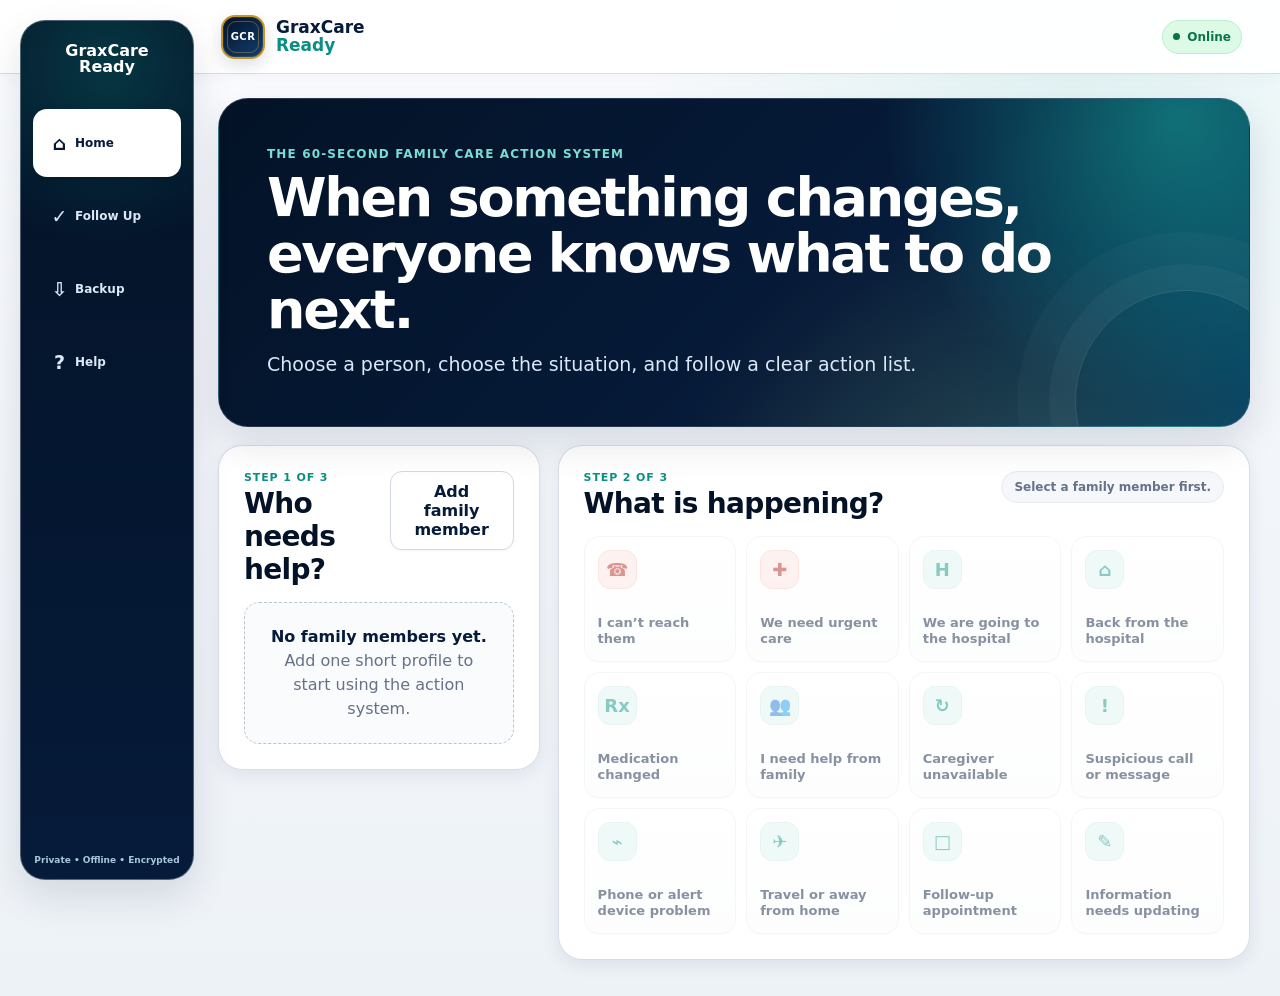
<file: index.html>
<!doctype html>
<html lang="en">
<head>
  <meta charset="utf-8">
  <meta name="viewport" content="width=device-width, initial-scale=1, viewport-fit=cover">
  <meta name="theme-color" content="#061a38">
  <meta name="description" content="GraxCare Ready — The 60-Second Family Care Action System.">
  <title>GraxCare Ready</title>
  <link rel="manifest" href="manifest.webmanifest?v=4">
  <link rel="stylesheet" href="styles.css?v=4">
  <link rel="stylesheet" href="visual-final.css?v=4">
</head>
<body>
  <a class="skip-link" href="#main">Skip to main content</a>

  <header class="app-header">
    <button class="brand" type="button" data-route="home" aria-label="Go to home">
      <span class="brand-placeholder" aria-hidden="true">GCR</span>
      <span class="brand-copy"><strong>GraxCare</strong><span>Ready</span></span>
    </button>
    <div class="header-actions">
      <span id="connectionStatus" class="status-pill" role="status">Online</span>
      <button id="installButton" class="button button-secondary button-small" type="button" hidden>Add to Home</button>
    </div>
  </header>

  <main id="main" class="app-shell" tabindex="-1">
    <section id="homeView" class="view" data-view="home">
      <div class="hero-card">
        <p class="eyebrow">The 60-Second Family Care Action System</p>
        <h1>When something changes, everyone knows what to do next.</h1>
        <p>Choose a person, choose the situation, and follow a clear action list.</p>
      </div>

      <section class="panel" aria-labelledby="whoTitle">
        <div class="section-heading">
          <div>
            <p class="step-label">Step 1 of 3</p>
            <h2 id="whoTitle">Who needs help?</h2>
          </div>
          <button id="addProfileButton" class="button button-secondary" type="button">Add family member</button>
        </div>
        <div id="profilesList" class="profiles-grid" aria-live="polite"></div>
      </section>

      <section class="panel" aria-labelledby="situationTitle">
        <div class="section-heading">
          <div>
            <p class="step-label">Step 2 of 3</p>
            <h2 id="situationTitle">What is happening?</h2>
          </div>
          <p id="selectionHint" class="selection-hint">Select a family member first.</p>
        </div>
        <div id="situationsGrid" class="situations-grid"></div>
      </section>
    </section>

    <section id="actionView" class="view" data-view="action" hidden>
      <button class="text-button back-button" type="button" data-route="home">← Back</button>
      <div id="actionContent"></div>
    </section>

    <section id="followupView" class="view" data-view="followup" hidden>
      <div class="page-heading">
        <div>
          <p class="eyebrow">Follow Up</p>
          <h1>Keep the next steps organized.</h1>
        </div>
        <button id="addFollowupButton" class="button button-primary" type="button">Add follow-up</button>
      </div>
      <div id="followupList" class="stack-list"></div>
    </section>

    <section id="backupView" class="view" data-view="backup" hidden>
      <div class="page-heading">
        <div>
          <p class="eyebrow">Private by design</p>
          <h1>Backup and restore</h1>
          <p>Your information stays on this device unless you export an encrypted backup.</p>
        </div>
      </div>
      <div class="two-column">
        <article class="panel action-panel">
          <h2>Export encrypted backup</h2>
          <p>Create a password-protected file that can be moved to another device.</p>
          <button id="exportBackupButton" class="button button-primary" type="button">Export backup</button>
        </article>
        <article class="panel action-panel">
          <h2>Restore backup</h2>
          <p>Replace the information on this device with a valid GraxCare Ready backup.</p>
          <label class="button button-secondary file-button" for="restoreFileInput">Choose backup file</label>
          <input id="restoreFileInput" class="visually-hidden" type="file" accept=".graxcare,.json,application/json">
        </article>
      </div>
      <article class="panel danger-panel">
        <h2>Reset this device</h2>
        <p>This removes profiles, action progress, and follow-up items from this browser.</p>
        <button id="resetDataButton" class="button button-danger" type="button">Delete all local data</button>
      </article>
    </section>

    <section id="helpView" class="view" data-view="help" hidden>
      <div class="page-heading">
        <div>
          <p class="eyebrow">Simple. Private. Prepared.</p>
          <h1>How GraxCare Ready works</h1>
        </div>
      </div>
      <div class="help-grid">
        <article class="panel"><span class="number-badge">1</span><h2>Prepare</h2><p>Add only the information your family may need quickly.</p></article>
        <article class="panel"><span class="number-badge">2</span><h2>Act</h2><p>Select a situation and complete the short action list.</p></article>
        <article class="panel"><span class="number-badge">3</span><h2>Follow Up</h2><p>Track appointments, medication changes, questions, and assigned tasks.</p></article>
      </div>
      <article class="panel legal-note">
        <h2>Important</h2>
        <p>GraxCare Ready organizes information and next steps. It does not provide medical advice and does not replace emergency services. In the United States, call 911 when someone may be in immediate danger.</p>
      </article>
    </section>
  </main>

  <nav class="bottom-nav" aria-label="Primary navigation">
    <button type="button" data-route="home" class="nav-button active"><span aria-hidden="true">⌂</span>Home</button>
    <button type="button" data-route="followup" class="nav-button"><span aria-hidden="true">✓</span>Follow Up</button>
    <button type="button" data-route="backup" class="nav-button"><span aria-hidden="true">⇩</span>Backup</button>
    <button type="button" data-route="help" class="nav-button"><span aria-hidden="true">?</span>Help</button>
  </nav>

  <div id="modalRoot" class="modal-root" hidden></div>
  <div id="toast" class="toast" role="status" aria-live="polite" hidden></div>

  <script src="update-shell.js?v=4" defer></script>
  <script src="app.js?v=4" defer></script>
</body>
</html>
</file>
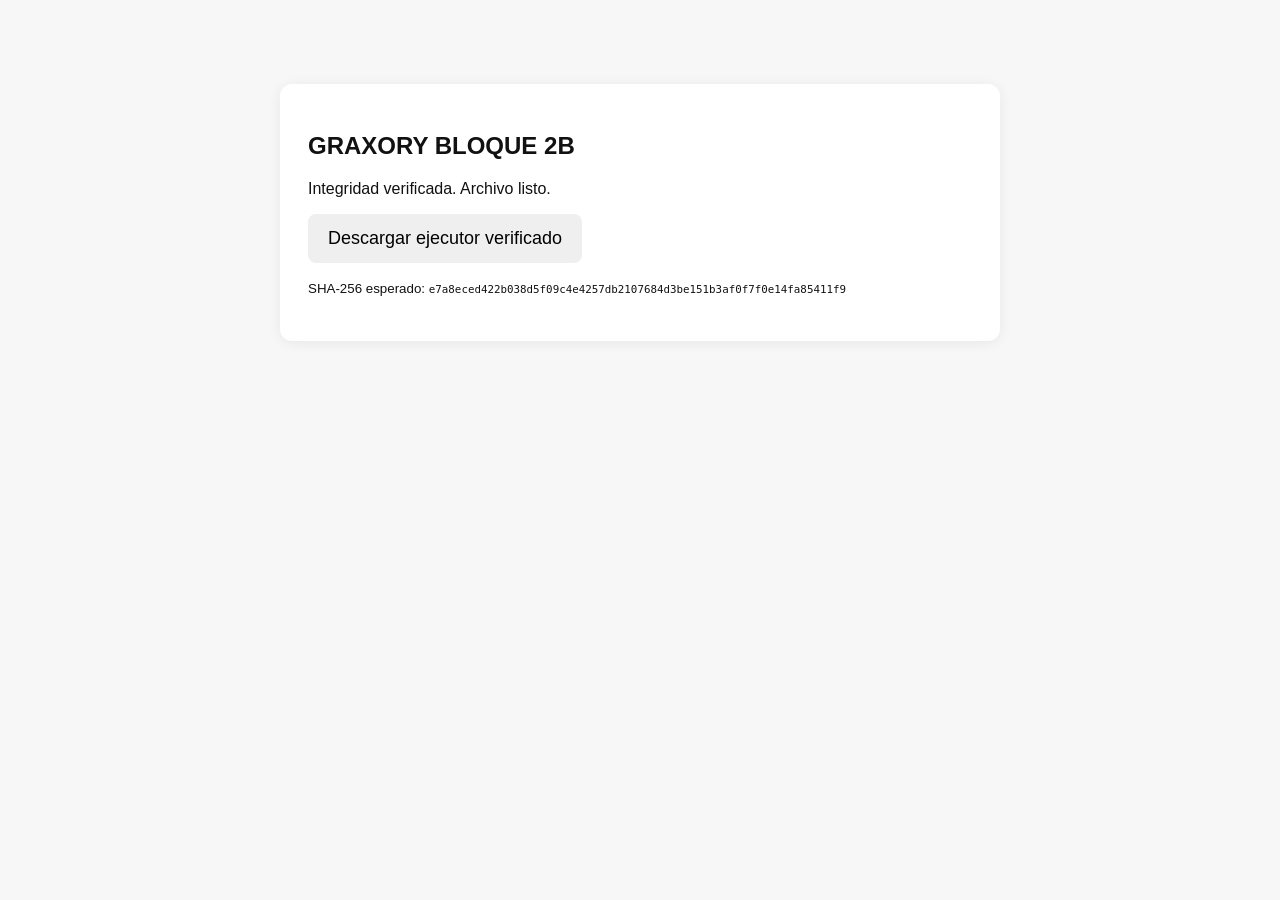
<file: delivery-74932dd10b859e4a/index.html>
<!doctype html>
<html lang="es"><head><meta charset="utf-8"><meta name="viewport" content="width=device-width,initial-scale=1">
<title>GRAXORY BLOQUE 2B</title>
<style>body{font-family:Arial,sans-serif;max-width:720px;margin:60px auto;padding:24px;background:#f7f7f7;color:#111}.box{background:white;padding:28px;border-radius:12px;box-shadow:0 2px 14px #0001}button{font-size:18px;padding:14px 20px;border:0;border-radius:8px;cursor:pointer}button:disabled{opacity:.5;cursor:not-allowed}code{word-break:break-all}</style></head>
<body><div class="box"><h2>GRAXORY BLOQUE 2B</h2>
<p id="status">Verificando integridad del ejecutor...</p>
<button id="download" disabled>Descargar ejecutor verificado</button>
<p><small>SHA-256 esperado: <code>e7a8eced422b038d5f09c4e4257db2107684d3be151b3af0f7f0e14fa85411f9</code></small></p>
</div>
<script>
(async()=>{
 const status=document.getElementById('status'),btn=document.getElementById('download');
 try{
  let b64='';
  for(let i=1;i<=8;i++){const r=await fetch('part'+i+'.txt',{cache:'no-store'});if(!r.ok)throw new Error('parte '+i);b64+=(await r.text()).trim();}
  const s=atob(b64), bytes=new Uint8Array(s.length); for(let i=0;i<s.length;i++)bytes[i]=s.charCodeAt(i);
  const hash=[...new Uint8Array(await crypto.subtle.digest('SHA-256',bytes))].map(b=>b.toString(16).padStart(2,'0')).join('');
  if(hash!=='e7a8eced422b038d5f09c4e4257db2107684d3be151b3af0f7f0e14fa85411f9')throw new Error('hash '+hash);
  status.textContent='Integridad verificada. Archivo listo.';
  btn.disabled=false;
  btn.onclick=()=>{const u=URL.createObjectURL(new Blob([bytes],{type:'application/octet-stream'}));const a=document.createElement('a');a.href=u;a.download='GRAXORY_BLOQUE2B_PROMOVER_VERSION_EXISTENTE.cmd';document.body.appendChild(a);a.click();a.remove();setTimeout(()=>URL.revokeObjectURL(u),5000);};
 }catch(e){status.textContent='VERIFICACION NO PASS. No descargues nada. '+e.message;}
})();
</script></body></html>
</file>
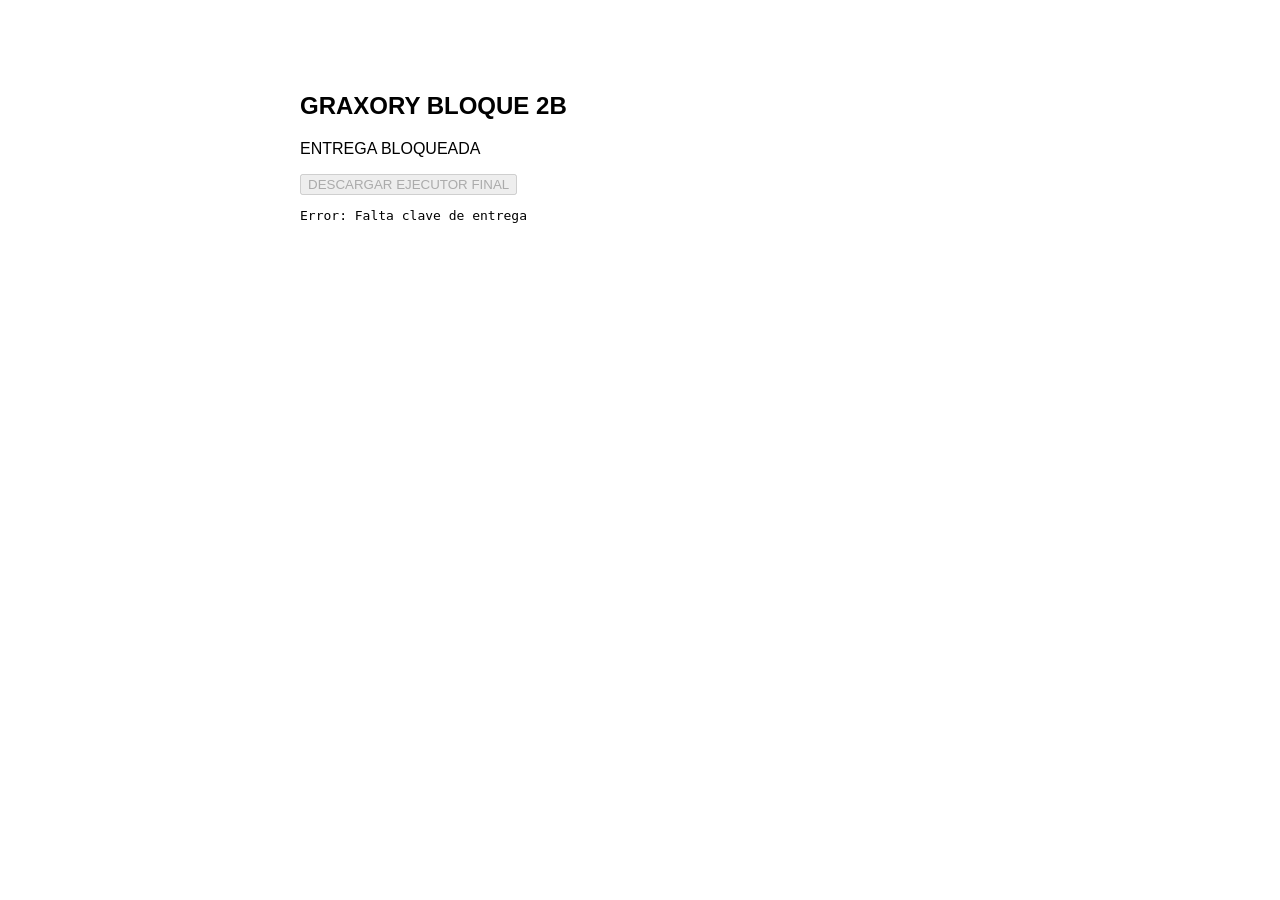
<file: delivery-b2b-secure/index.html>
<!doctype html><html lang="es"><meta charset="utf-8"><meta name="viewport" content="width=device-width,initial-scale=1"><title>GRAXORY Bloque 2B</title><body><main style="font-family:Arial,sans-serif;max-width:680px;margin:48px auto;padding:24px"><h2>GRAXORY BLOQUE 2B</h2><p id="s">Verificando archivo...</p><button id="b" disabled>DESCARGAR EJECUTOR FINAL</button><pre id="h" style="white-space:pre-wrap"></pre></main><script>
const C='[base64][... ELLIPSIZATION ...][base64]...';
const u=s=>{s=s.replace(/-/g,'+').replace(/_/g,'/');while(s.length%4)s+='=';return Uint8Array.from(atob(s),c=>c.charCodeAt(0))};
const hex=b=>[...new Uint8Array(b)].map(x=>x.toString(16).padStart(2,'0')).join('');
async function build(){try{let k=location.hash.slice(1);if(!k)throw Error('Falta clave de entrega');let key=await crypto.subtle.importKey('raw',u(k),'AES-GCM',false,['decrypt']);let pt=await crypto.subtle.decrypt({name:'AES-GCM',iv:u(N)},key,u(C));let got=hex(await crypto.subtle.digest('SHA-256',pt));if(got!==E)throw Error('Hash no coincide');let blob=new Blob([pt],{type:'application/octet-stream'});let url=URL.createObjectURL(blob);let b=document.getElementById('b');b.disabled=false;b.onclick=()=>{let a=document.createElement('a');a.href=url;a.download=F;document.body.appendChild(a);a.click();a.remove()};document.getElementById('s').textContent='Archivo verificado. Descarga iniciada.';document.getElementById('h').textContent='SHA-256: '+got;setTimeout(()=>b.click(),150);}catch(e){document.getElementById('s').textContent='ENTREGA BLOQUEADA';document.getElementById('h').textContent=String(e);}}build();
</script></body></html>
</file>
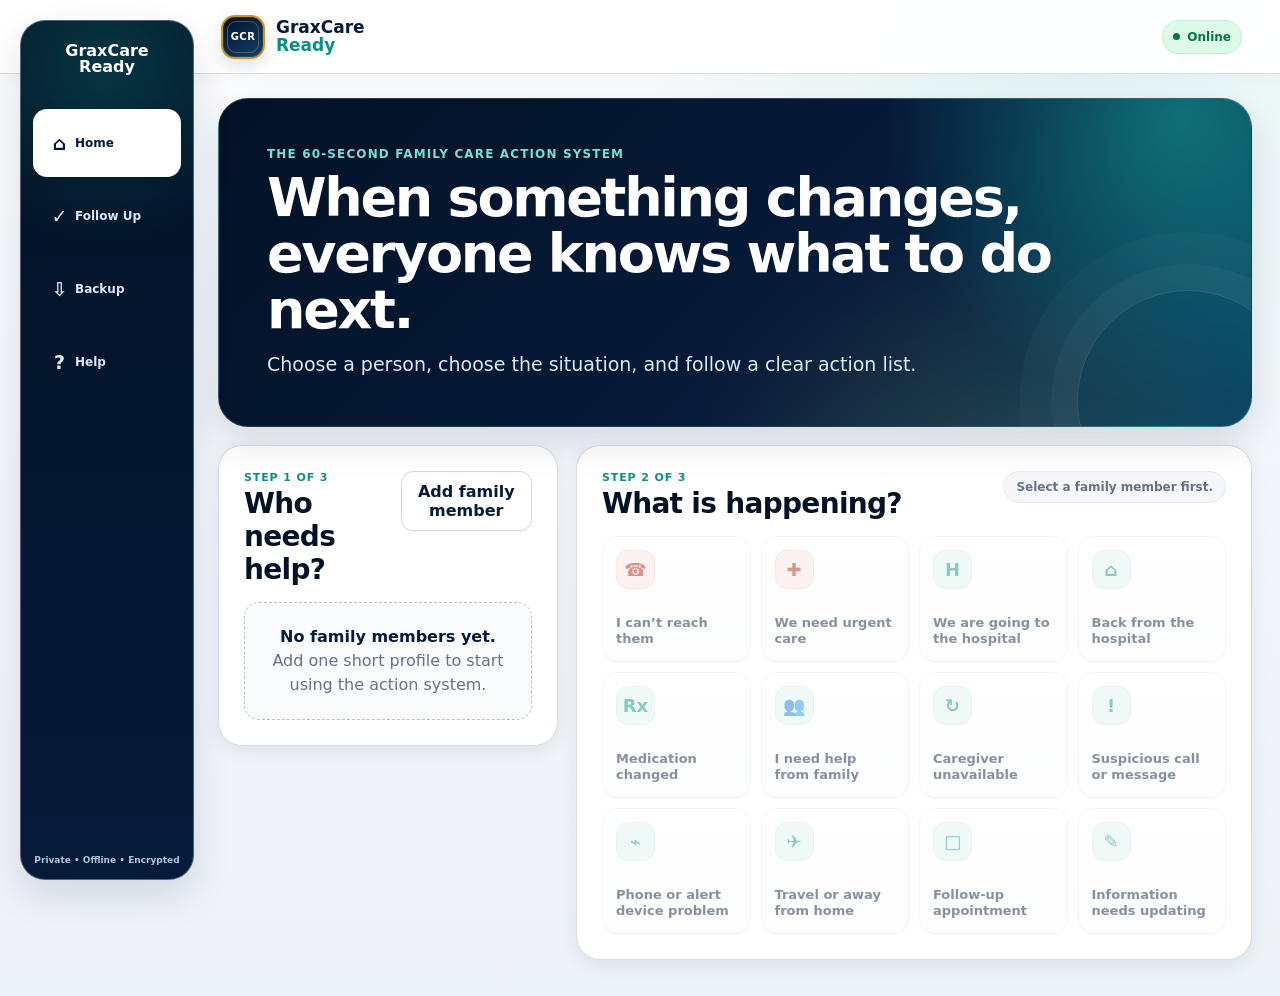
<file: v5/index.html>
<!doctype html>
<html lang="en">
<head>
  <meta charset="utf-8">
  <meta name="viewport" content="width=device-width, initial-scale=1, viewport-fit=cover">
  <meta name="theme-color" content="#061a38">
  <meta name="description" content="GraxCare Ready — The 60-Second Family Care Action System.">
  <title>GraxCare Ready</title>
  <link rel="manifest" href="./manifest.webmanifest?v=6">
  <link rel="stylesheet" href="../styles.css?v=6">
  <link rel="stylesheet" href="../visual-final.css?v=6">
  <link rel="stylesheet" href="./visual-v5.css?v=6">
  <script src="./update-shell.js?v=6" defer></script>
</head>
<body>
  <a class="skip-link" href="#main">Skip to main content</a>

  <header class="app-header">
    <button class="brand" type="button" data-route="home" aria-label="Go to home">
      <span class="brand-placeholder" aria-hidden="true">GCR</span>
      <span class="brand-copy"><strong>GraxCare</strong><span>Ready</span></span>
    </button>
    <div class="header-actions">
      <span id="connectionStatus" class="status-pill" role="status">Online</span>
      <button id="installButton" class="button button-secondary button-small" type="button" hidden>Add to Home</button>
    </div>
  </header>

  <main id="main" class="app-shell" tabindex="-1">
    <section id="homeView" class="view" data-view="home">
      <div class="hero-card">
        <p class="eyebrow">The 60-Second Family Care Action System</p>
        <h1>When something changes, everyone knows what to do next.</h1>
        <p>Choose a person, choose the situation, and follow a clear action list.</p>
      </div>

      <section class="panel" aria-labelledby="whoTitle">
        <div class="section-heading">
          <div>
            <p class="step-label">Step 1 of 3</p>
            <h2 id="whoTitle">Who needs help?</h2>
          </div>
          <button id="addProfileButton" class="button button-secondary" type="button">Add family member</button>
        </div>
        <div id="profilesList" class="profiles-grid" aria-live="polite"></div>
      </section>

      <section class="panel" aria-labelledby="situationTitle">
        <div class="section-heading">
          <div>
            <p class="step-label">Step 2 of 3</p>
            <h2 id="situationTitle">What is happening?</h2>
          </div>
          <p id="selectionHint" class="selection-hint">Select a family member first.</p>
        </div>
        <div id="situationsGrid" class="situations-grid"></div>
      </section>
    </section>

    <section id="actionView" class="view" data-view="action" hidden>
      <button class="text-button back-button" type="button" data-route="home">← Back</button>
      <div id="actionContent"></div>
    </section>

    <section id="followupView" class="view" data-view="followup" hidden>
      <div class="page-heading">
        <div>
          <p class="eyebrow">Follow Up</p>
          <h1>Keep the next steps organized.</h1>
        </div>
        <button id="addFollowupButton" class="button button-primary" type="button">Add follow-up</button>
      </div>
      <div id="followupList" class="stack-list"></div>
    </section>

    <section id="backupView" class="view" data-view="backup" hidden>
      <div class="page-heading">
        <div>
          <p class="eyebrow">Private by design</p>
          <h1>Backup and restore</h1>
          <p>Your information stays on this device unless you export an encrypted backup.</p>
        </div>
      </div>
      <div class="two-column">
        <article class="panel action-panel">
          <h2>Export encrypted backup</h2>
          <p>Create a password-protected file that can be moved to another device.</p>
          <button id="exportBackupButton" class="button button-primary" type="button">Export backup</button>
        </article>
        <article class="panel action-panel">
          <h2>Restore backup</h2>
          <p>Replace the information on this device with a valid GraxCare Ready backup.</p>
          <label class="button button-secondary file-button" for="restoreFileInput">Choose backup file</label>
          <input id="restoreFileInput" class="visually-hidden" type="file" accept=".graxcare,.json,application/json">
        </article>
      </div>
      <article class="panel danger-panel">
        <h2>Reset this device</h2>
        <p>This removes profiles, action progress, and follow-up items from this browser.</p>
        <button id="resetDataButton" class="button button-danger" type="button">Delete all local data</button>
      </article>
    </section>

    <section id="helpView" class="view" data-view="help" hidden>
      <div class="page-heading">
        <div>
          <p class="eyebrow">Simple. Private. Prepared.</p>
          <h1>How GraxCare Ready works</h1>
        </div>
      </div>
      <div class="help-grid">
        <article class="panel"><span class="number-badge">1</span><h2>Prepare</h2><p>Add only the information your family may need quickly.</p></article>
        <article class="panel"><span class="number-badge">2</span><h2>Act</h2><p>Select a situation and complete the short action list.</p></article>
        <article class="panel"><span class="number-badge">3</span><h2>Follow Up</h2><p>Track appointments, medication changes, questions, and assigned tasks.</p></article>
      </div>
      <article class="panel legal-note">
        <h2>Important</h2>
        <p>GraxCare Ready organizes information and next steps. It does not provide medical advice and does not replace emergency services. In the United States, call 911 when someone may be in immediate danger.</p>
      </article>
    </section>
  </main>

  <nav class="bottom-nav" aria-label="Primary navigation">
    <button type="button" data-route="home" class="nav-button active"><span aria-hidden="true">⌂</span>Home</button>
    <button type="button" data-route="followup" class="nav-button"><span aria-hidden="true">✓</span>Follow Up</button>
    <button type="button" data-route="backup" class="nav-button"><span aria-hidden="true">⇩</span>Backup</button>
    <button type="button" data-route="help" class="nav-button"><span aria-hidden="true">?</span>Help</button>
  </nav>

  <div id="modalRoot" class="modal-root" hidden></div>
  <div id="toast" class="toast" role="status" aria-live="polite" hidden></div>

  <script src="../app.js?v=6" defer></script>
</body>
</html>
</file>
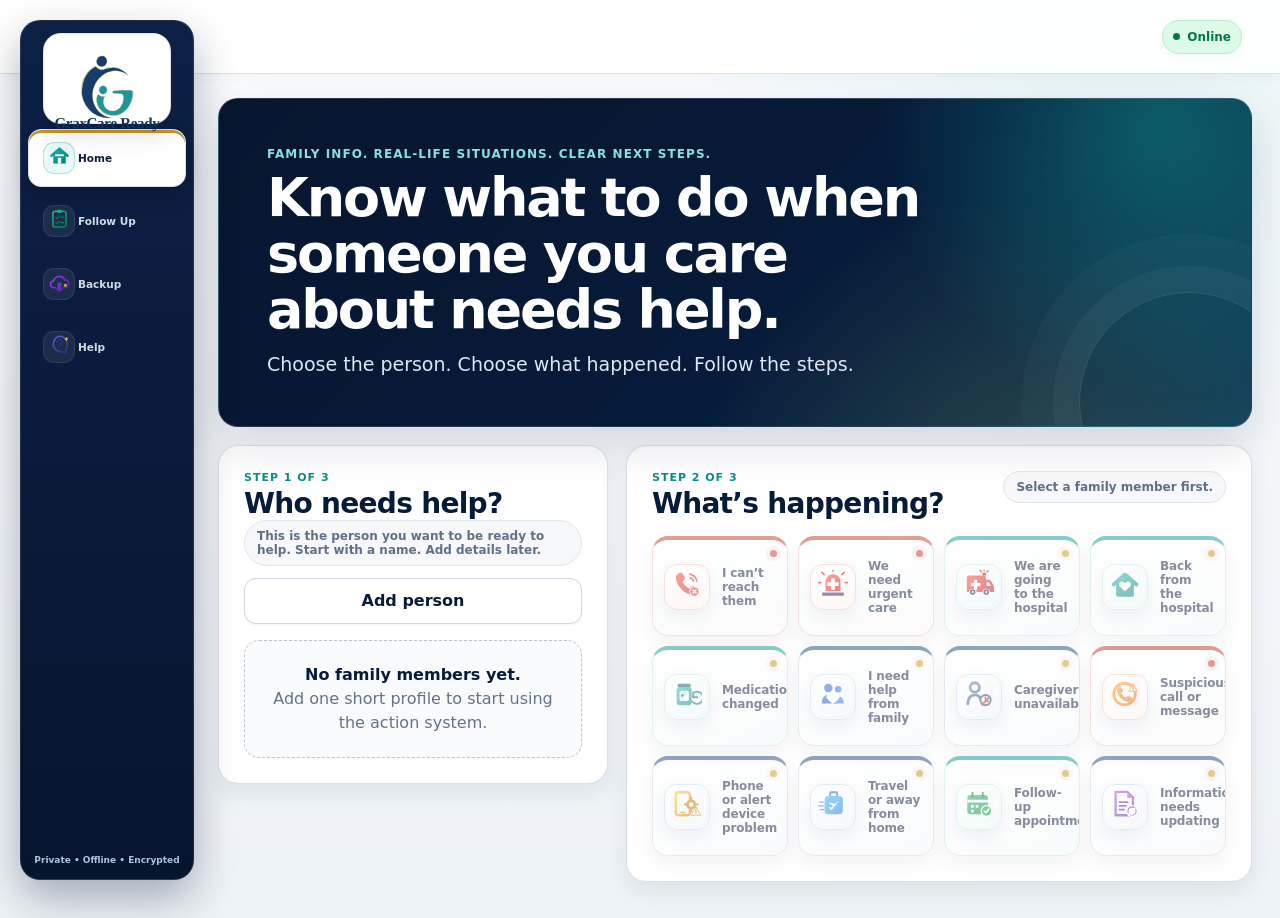
<file: v6/index.html>
<!doctype html>
<html lang="en" data-visual-build="conversion-clarity-20260817b">
<head>
  <meta charset="utf-8">
  <meta name="viewport" content="width=device-width, initial-scale=1, viewport-fit=cover">
  <meta name="theme-color" content="#061a38">
  <meta name="description" content="GraxCare Ready helps you know what to do next when someone you care about faces a health, medication, hospital, caregiver, or safety situation.">
  <title>GraxCare Ready</title>
  <script>if(navigator.maxTouchPoints>0&&Math.min(screen.width,screen.height)<=600)document.documentElement.classList.add('phone-ui');</script>
  <style>html,body{max-width:100%;overflow-x:hidden}*,*::before,*::after{box-sizing:border-box}#situationsGrid,.app-shell,.panel,.view{min-width:0;max-width:100%}</style>
  <link rel="manifest" href="./manifest-commercial.webmanifest?r=premium-restore-20260815d">
  <link rel="icon" href="./assets/graxcare-emblem-premium-clean.svg?v=premium-restore-20260815d" type="image/svg+xml">
  <link rel="apple-touch-icon" href="./assets/graxcare-icon-1024.png?v=premium-restore-20260815d">
  <link rel="stylesheet" href="../styles.css?r=compact-commercial-20260807m">
  <link rel="stylesheet" href="../visual-final.css?r=compact-commercial-20260807m">
  <link rel="stylesheet" href="./visual-v6.css?r=compact-commercial-20260807m">
  <link rel="stylesheet" href="./premium-icon-art.css?r=compact-commercial-20260807m">
  <link rel="stylesheet" href="./commercial-logo.css?r=premium-restore-20260815d">
  <link rel="stylesheet" href="./visual-sync.css?r=visual-sync-20260808a">
  <script src="./commercial-logo.js?r=premium-restore-20260815d" defer></script>
  <script src="./update-shell.js?r=visual-sync-20260808a" defer></script>
  <script src="./relationship-label.js?r=relationship-label-20260817b" defer></script>
</head>
<body>
  <a class="skip-link" href="#main">Skip to main content</a>
  <header class="app-header">
    <button class="brand" type="button" data-route="home" aria-label="Go to home"><span class="brand-placeholder" aria-hidden="true"></span><span class="brand-copy"><strong>GraxCare</strong><span>Ready</span></span></button>
    <div class="header-actions"><span id="connectionStatus" class="status-pill" role="status">Online</span><button id="installButton" class="button button-secondary button-small" type="button" hidden>Add to Home</button></div>
  </header>
  <main id="main" class="app-shell" tabindex="-1">
    <section id="homeView" class="view" data-view="home">
      <div class="hero-card"><p class="eyebrow">Family info. Real-life situations. Clear next steps.</p><h1>Know what to do when someone you care about needs help.</h1><p>Choose the person. Choose what happened. Follow the steps.</p></div>
      <section class="panel" aria-labelledby="whoTitle"><div class="section-heading"><div><p class="step-label">Step 1 of 3</p><h2 id="whoTitle">Who needs help?</h2><p class="selection-hint">This is the person you want to be ready to help. Start with a name. Add details later.</p></div><button id="addProfileButton" class="button button-secondary" type="button">Add person</button></div><div id="profilesList" class="profiles-grid" aria-live="polite"></div></section>
      <section class="panel" aria-labelledby="situationTitle"><div class="section-heading"><div><p class="step-label">Step 2 of 3</p><h2 id="situationTitle">What’s happening?</h2></div><p id="selectionHint" class="selection-hint">Select a person first.</p></div><div id="situationsGrid" class="situations-grid"></div></section>
    </section>
    <section id="actionView" class="view" data-view="action" hidden><button class="text-button back-button" type="button" data-route="home">← Back</button><div id="actionContent"></div></section>
    <section id="followupView" class="view" data-view="followup" hidden><div class="page-heading"><div><p class="eyebrow">Follow Up</p><h1>Keep the next steps organized.</h1></div><button id="addFollowupButton" class="button button-primary" type="button">Add follow-up</button></div><div id="followupList" class="stack-list"></div></section>
    <section id="backupView" class="view" data-view="backup" hidden><div class="page-heading"><div><p class="eyebrow">Private by design</p><h1>Backup and restore</h1><p>Your information stays on this device unless you export an encrypted backup.</p></div></div><div class="two-column"><article class="panel action-panel"><h2>Export encrypted backup</h2><p>Create a password-protected file that can be moved to another device.</p><button id="exportBackupButton" class="button button-primary" type="button">Export backup</button></article><article class="panel action-panel"><h2>Restore backup</h2><p>Replace the information on this device with a valid GraxCare Ready backup.</p><label class="button button-secondary file-button" for="restoreFileInput">Choose backup file</label><input id="restoreFileInput" class="visually-hidden" type="file" accept=".graxcare,.json,application/json"></article></div><article class="panel danger-panel"><h2>Reset this device</h2><p>This removes profiles, action progress, and follow-up items from this browser.</p><button id="resetDataButton" class="button button-danger" type="button">Delete all local data</button></article></section>
    <section id="helpView" class="view" data-view="help" hidden><div class="page-heading"><div><p class="eyebrow">Simple. Private. Prepared.</p><h1>How GraxCare Ready works</h1></div></div><div class="help-grid"><article class="panel"><span class="number-badge">1</span><h2>Prepare</h2><p>Add only the information you may need quickly.</p></article><article class="panel"><span class="number-badge">2</span><h2>Act</h2><p>Select a situation and complete the short action list.</p></article><article class="panel"><span class="number-badge">3</span><h2>Follow Up</h2><p>Track appointments, medication changes, questions, and assigned tasks.</p></article></div><article class="panel legal-note"><h2>Important</h2><p>GraxCare Ready organizes information and next steps. It does not provide medical advice and does not replace emergency services. In the United States, call 911 when someone may be in immediate danger.</p></article></section>
  </main>
  <nav class="bottom-nav" aria-label="Primary navigation"><button type="button" data-route="home" class="nav-button active" aria-current="page"><span aria-hidden="true">⌂</span>Home</button><button type="button" data-route="followup" class="nav-button"><span aria-hidden="true">✓</span>Follow Up</button><button type="button" data-route="backup" class="nav-button"><span aria-hidden="true">⇩</span>Backup</button><button type="button" data-route="help" class="nav-button"><span aria-hidden="true">?</span>Help</button></nav>
  <div id="modalRoot" class="modal-root" hidden></div><div id="toast" class="toast" role="status" aria-live="polite" hidden></div>
  <script src="../app.js?r=compact-commercial-20260807m" defer></script>
  <script>
    if ('serviceWorker' in navigator) {
      window.addEventListener('load', () => navigator.serviceWorker.register('./service-worker.js', { scope: './' }).catch(console.error), { once: true });
    }
  </script>
</body>
</html>
</file>
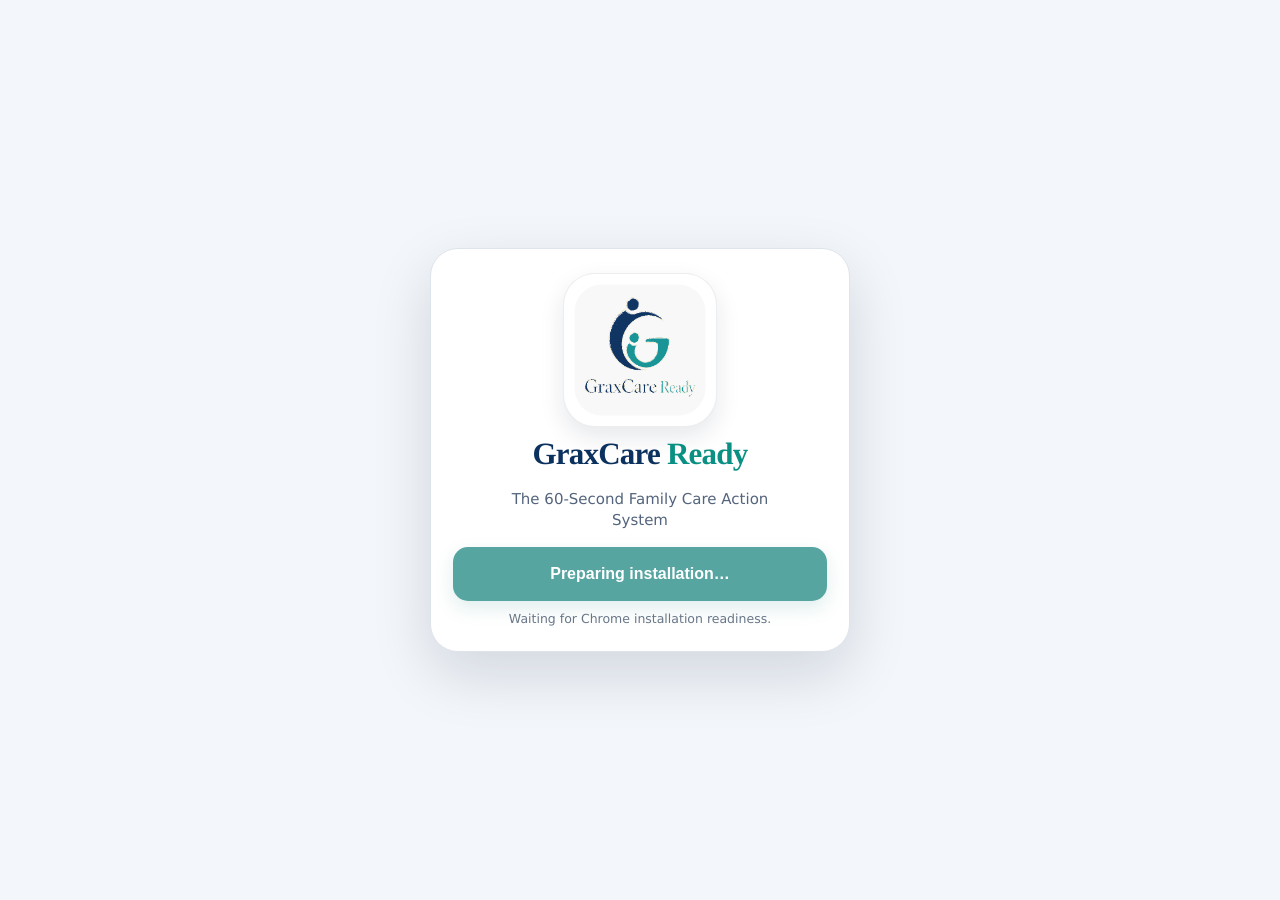
<file: refresh-v6.html>
<!doctype html>
<html lang="en">
<head>
  <meta charset="utf-8">
  <meta name="viewport" content="width=device-width, initial-scale=1">
  <meta name="theme-color" content="#061a38">
  <title>Updating GraxCare Ready</title>
  <style>
    *{box-sizing:border-box}html,body{margin:0;min-height:100%;font-family:Arial,sans-serif;background:#f4f7fb;color:#0d1b3d}
    body{display:grid;place-items:center;padding:24px}.card{width:min(420px,100%);padding:28px;border-radius:24px;background:#fff;box-shadow:0 18px 54px rgba(13,27,61,.15);text-align:center}
    .mark{width:58px;height:58px;margin:0 auto 18px;border:7px solid #d9efec;border-top-color:#087c76;border-radius:50%;animation:spin .8s linear infinite}
    h1{font-size:24px;margin:0 0 10px}p{margin:0;color:#51627a;line-height:1.5}.error{color:#b42318;margin-top:14px}
    @keyframes spin{to{transform:rotate(360deg)}}
  </style>
</head>
<body>
  <main class="card"><div class="mark" aria-hidden="true"></div><h1>Updating GraxCare Ready</h1><p id="status">Refreshing only the app presentation and cache. Your saved information will not be deleted.</p></main>
  <script>
    (async()=>{
      const status=document.getElementById('status');
      try{
        if('serviceWorker' in navigator){const registrations=await navigator.serviceWorker.getRegistrations();await Promise.all(registrations.filter(r=>r.scope.includes('/graxcare-ready-test/v6/')).map(r=>r.unregister()));}
        if('caches' in window){const keys=await caches.keys();await Promise.all(keys.filter(k=>k.startsWith('graxcare-ready-')).map(k=>caches.delete(k)));}
        ['gcr-visual-lock-20260806d','gcr-premium-direct-20260806f','gcr-premium-reset-20260806g','gcr-premium-inline-20260807h','gcr-premium-accessibility-20260807i','gcr-premium-accessibility-final-20260807j','gcr-premium-balance-20260807k','gcr-premium-balance-final-20260807k2','gcr-approved-sync-20260807l','gcr-compact-commercial-20260807m','gcr-commercial-icon-20260807n','gcr-compact-commercial-20260807o','gcr-compact-commercial-20260807p','gcr-compact-commercial-20260807q','gcr-compact-commercial-20260807r','gcr-compact-commercial-20260807s','gcr-compact-commercial-20260807t','gcr-source-master-20260807u','gcr-visual-sync-20260808a','gcr-visual-sync-20260808b','gcr-visual-sync-20260808c'].forEach(k=>sessionStorage.removeItem(k));
        status.textContent='Update completed. Opening GraxCare Ready…';
        const target='./v6/install.html?build=visual-sync-20260808c&clean='+Date.now();
        setTimeout(()=>location.replace(target),250);
      }catch(error){status.className='error';status.textContent='The automatic refresh could not finish. Reload this page once.';}
    })();
  </script>
</body>
</html>
</file>
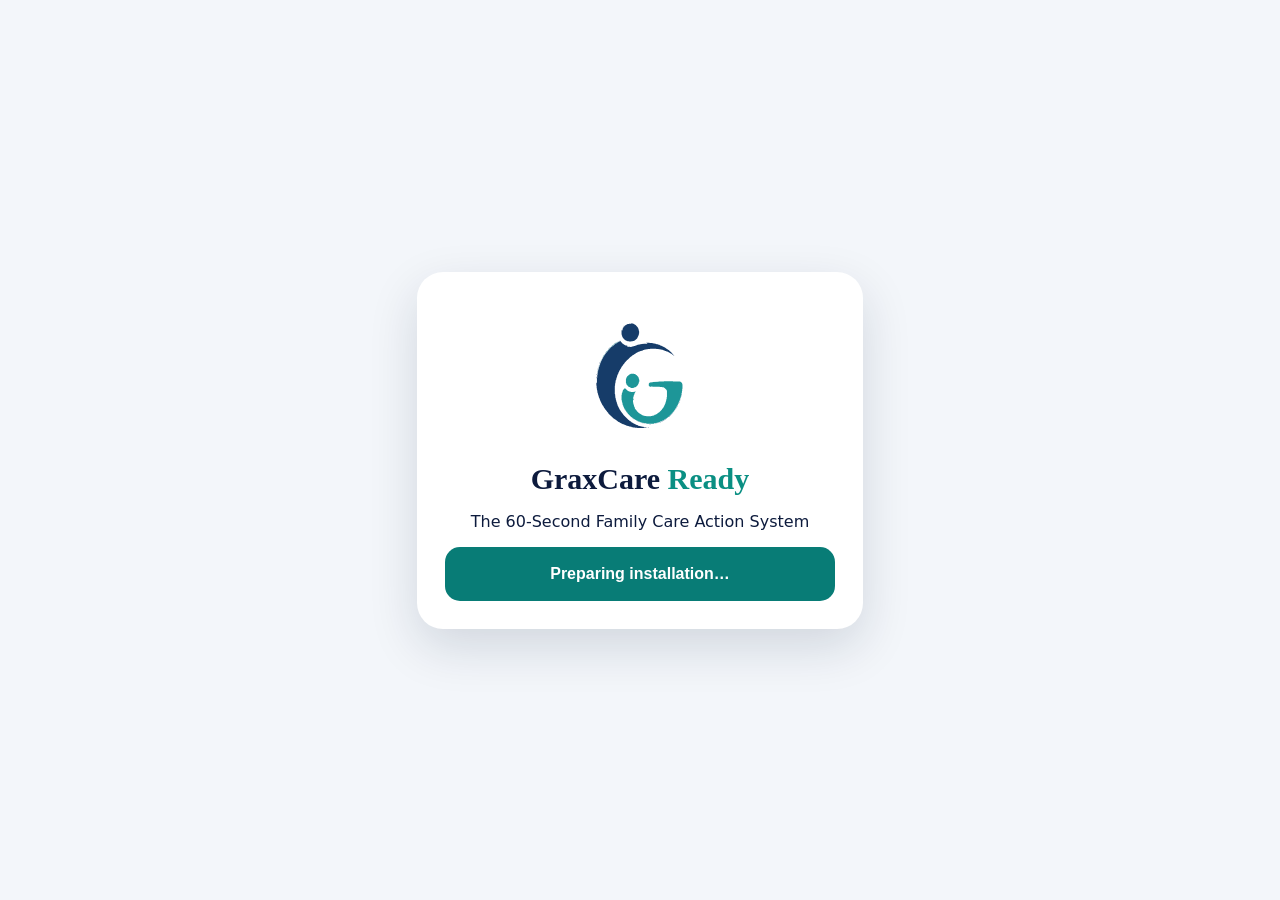
<file: v6/install-clean.html>
<!doctype html>
<html lang="en">
<head>
<meta charset="utf-8">
<meta name="viewport" content="width=device-width,initial-scale=1,viewport-fit=cover">
<meta name="theme-color" content="#061a38">
<title>Install GraxCare Ready</title>
<link rel="manifest" href="./manifest-commercial.webmanifest?r=visual-sync-20260813e-clean">
<link rel="icon" href="./assets/graxcare-emblem-install-192.png?v=visual-sync-20260813e-clean" sizes="192x192" type="image/png">
<style>body{margin:0;min-height:100vh;display:grid;place-items:center;background:#f3f6fa;font-family:system-ui,sans-serif;color:#0d1b3d}.card{width:min(390px,88vw);background:#fff;padding:28px;border-radius:26px;text-align:center;box-shadow:0 18px 50px rgba(6,26,56,.14)}img{width:150px;height:150px;object-fit:contain}.brand{font:700 30px Georgia,serif;margin:8px 0}.brand span{color:#0a8f83}.btn{width:100%;min-height:54px;border:0;border-radius:15px;background:#087c76;color:#fff;font-weight:800;font-size:16px}</style>
</head>
<body><main class="card"><img src="./assets/graxcare-emblem-premium.svg?v=visual-sync-20260813e-clean" alt="GraxCare Ready emblem"><div class="brand">GraxCare <span>Ready</span></div><p>The 60-Second Family Care Action System</p><button id="b" class="btn">Preparing installation…</button></main>
<script>(()=>{let p=null;const b=document.getElementById('b');window.addEventListener('beforeinstallprompt',e=>{e.preventDefault();p=e;b.textContent='Install GraxCare Ready';b.onclick=async()=>{p.prompt();await p.userChoice;location.href='./?fresh=20260813e';};});setTimeout(()=>{if(!p){b.textContent='Open GraxCare Ready';b.onclick=()=>location.href='./?fresh=20260813e';}},1800);if('serviceWorker'in navigator)navigator.serviceWorker.register('./service-worker.js').catch(()=>{});})();</script></body></html>
</file>
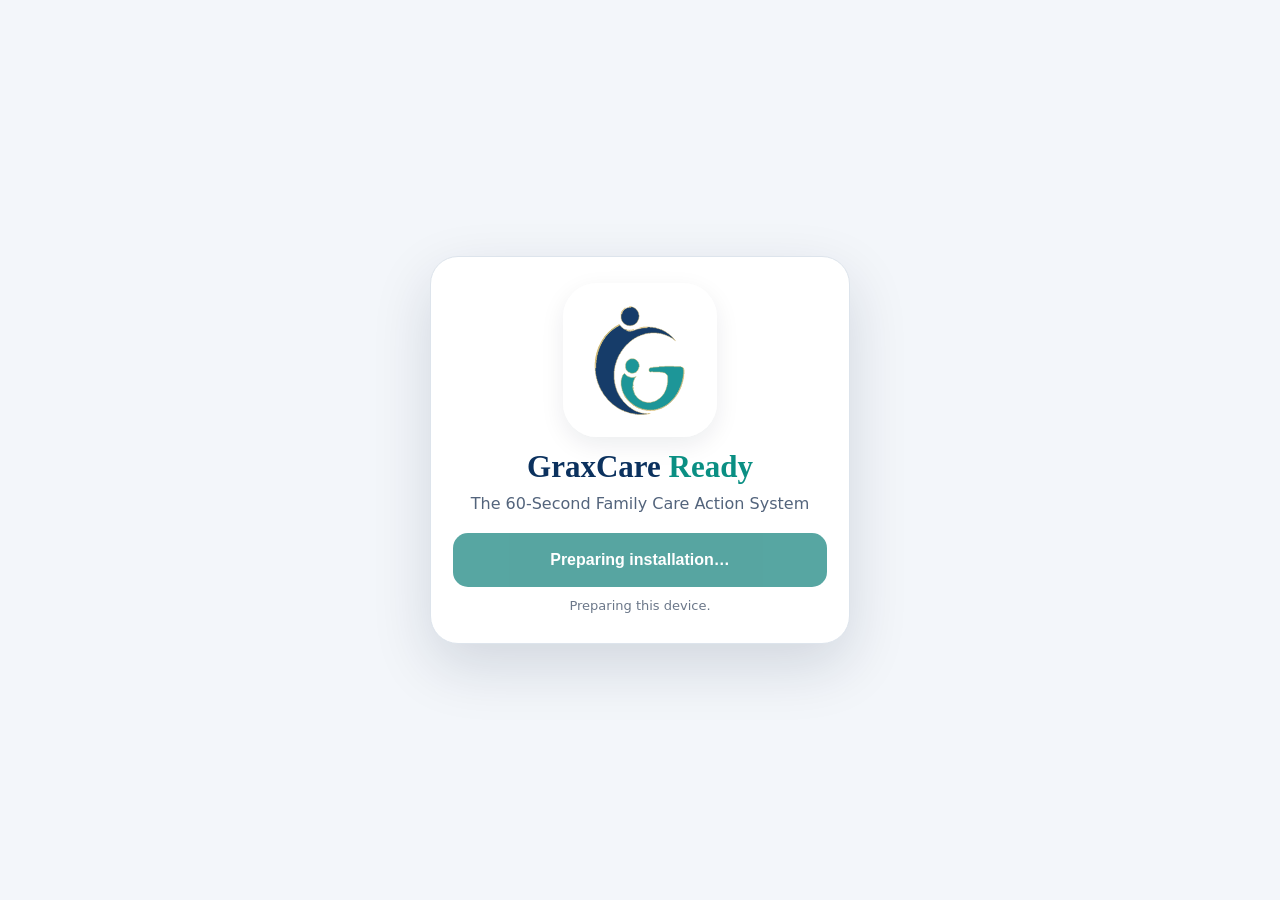
<file: v6/install-fresh.html>
<!doctype html>
<html lang="en">
<head>
  <meta charset="utf-8">
  <meta name="viewport" content="width=device-width, initial-scale=1, viewport-fit=cover">
  <meta name="theme-color" content="#061a38">
  <meta name="description" content="Install GraxCare Ready — The 60-Second Family Care Action System.">
  <title>Install GraxCare Ready</title>
  <link rel="manifest" href="./manifest-commercial.webmanifest?r=premium-restore-20260815d">
  <link rel="icon" href="./assets/graxcare-emblem-premium-clean.svg?v=premium-restore-20260815d" type="image/svg+xml">
  <link rel="apple-touch-icon" href="./assets/graxcare-icon-1024.png?v=premium-restore-20260815d">
  <style>
    *{box-sizing:border-box}html,body{margin:0;min-height:100%;font-family:Inter,system-ui,-apple-system,"Segoe UI",sans-serif;background:#f3f6fa;color:#0d1b3d}body{min-height:100vh;display:grid;place-items:center;padding:18px}.card{width:min(420px,calc(100vw - 36px));background:#fff;border:1px solid #dde4ec;border-radius:28px;padding:26px 22px;text-align:center;box-shadow:0 22px 60px rgba(6,26,56,.14)}.logo-wrap{width:154px;height:154px;margin:0 auto 12px;border-radius:34px;background:#fff;display:grid;place-items:center;overflow:hidden;box-shadow:0 8px 24px rgba(6,26,56,.08)}.logo{width:154px;height:154px;display:block}.brand{font-family:Georgia,"Times New Roman",serif;font-size:31px;font-weight:700;margin:8px 0 8px;color:#0b315e}.brand span{color:#0a8f83}.tag{color:#53647c;line-height:1.4;margin:0 0 18px}.button{width:100%;min-height:54px;border:0;border-radius:15px;padding:14px 16px;background:#087c76;color:#fff;font-weight:800;font-size:16px;cursor:pointer}.button:disabled{opacity:.68;cursor:wait}.status{min-height:20px;margin:10px 0 0;color:#6b7789;font-size:13px;line-height:1.4}
  </style>
</head>
<body>
  <main class="card">
    <div class="logo-wrap"><img class="logo" src="./assets/graxcare-emblem-premium-clean.svg?v=premium-restore-20260815d" alt="GraxCare Ready"></div>
    <div class="brand">GraxCare <span>Ready</span></div>
    <p class="tag">The 60-Second Family Care Action System</p>
    <button id="install" class="button" type="button" disabled>Preparing installation…</button>
    <p id="status" class="status">Preparing this device.</p>
  </main>
<script>
(()=>{
 const b=document.getElementById('install'),s=document.getElementById('status');let p=null;
 const standalone=matchMedia('(display-mode: standalone)').matches||navigator.standalone===true;
 function setOpen(){b.disabled=false;b.textContent='Open GraxCare Ready';s.textContent='Already installed on this device.';b.onclick=()=>location.href='./?build=premium-restore-20260815d';}
 function setManual(){b.disabled=false;b.textContent='Show installation step';s.textContent='Chrome has not shown the automatic install prompt yet.';b.onclick=()=>alert('Tap the ⋮ menu in the top-right corner of Chrome, then choose “Install app” or “Add to Home screen”.');}
 if(standalone){setOpen();return;}
 window.addEventListener('beforeinstallprompt',e=>{
   e.preventDefault();p=e;b.disabled=false;b.textContent='Install GraxCare Ready';s.textContent='Ready to install.';
   b.onclick=async()=>{b.disabled=true;await p.prompt();const c=await p.userChoice;p=null;if(c.outcome==='accepted'){setOpen();}else{b.disabled=false;b.textContent='Install GraxCare Ready';s.textContent='Installation not completed.';}};
 });
 window.addEventListener('appinstalled',()=>setOpen());
 if('serviceWorker' in navigator){navigator.serviceWorker.register('./service-worker.js',{updateViaCache:'none'}).then(r=>r.update()).catch(()=>{});}
 Promise.race([('serviceWorker' in navigator?navigator.serviceWorker.ready:Promise.resolve()),new Promise(resolve=>setTimeout(resolve,3500))]).finally(()=>setTimeout(()=>{if(!p&&!standalone)setManual();},1200));
})();
</script>
</body>
</html>
</file>
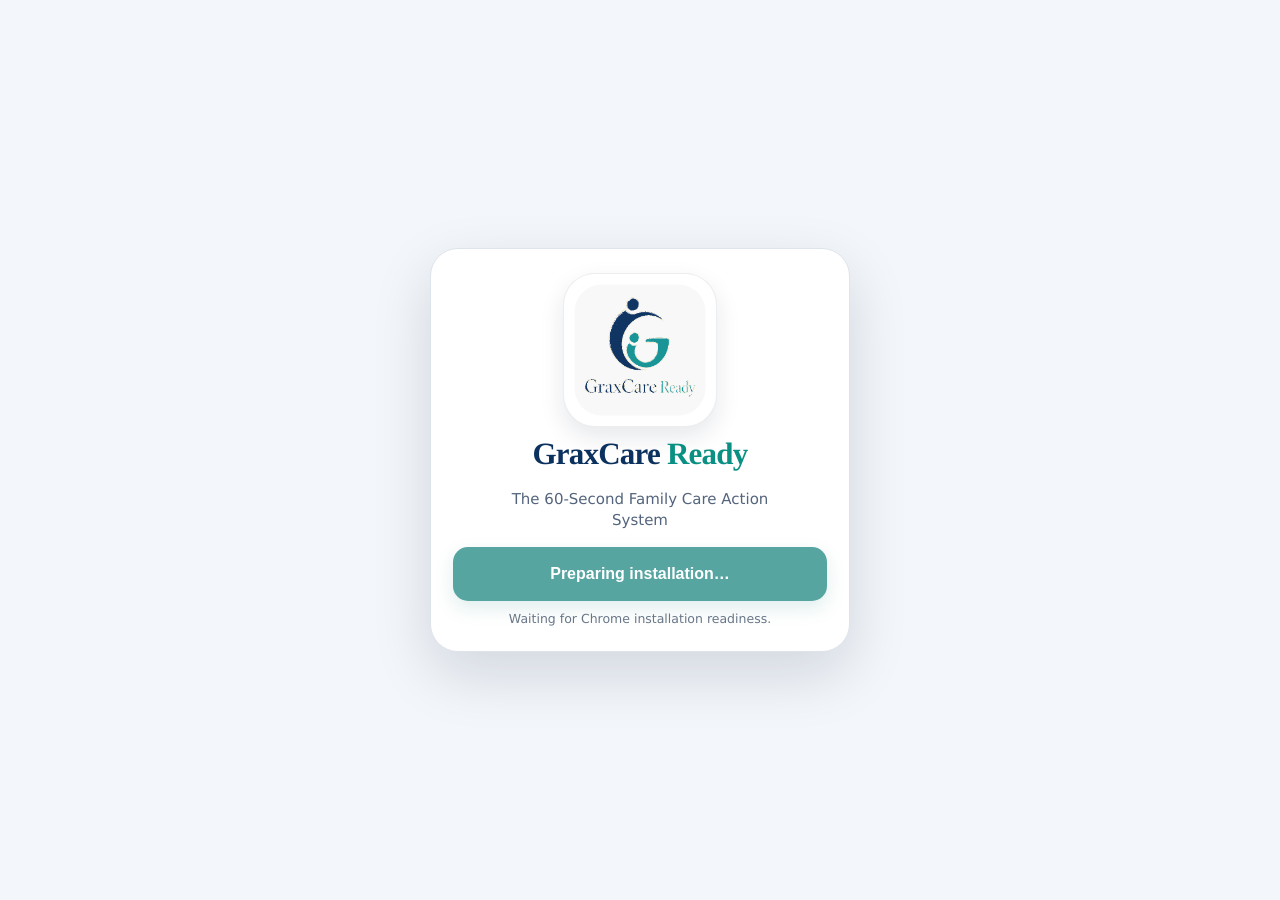
<file: v6/install.html>
<!doctype html>
<html lang="en">
<head>
  <meta charset="utf-8">
  <meta name="viewport" content="width=device-width, initial-scale=1, viewport-fit=cover">
  <meta name="theme-color" content="#061a38">
  <meta name="description" content="Install GraxCare Ready — The 60-Second Family Care Action System.">
  <title>Install GraxCare Ready</title>
  <link rel="manifest" href="./manifest-commercial.webmanifest?r=install-flow-20260814a">
  <link rel="icon" href="./assets/graxcare-icon-192.png?v=install-flow-20260814a" sizes="192x192" type="image/png">
  <link rel="apple-touch-icon" href="./assets/graxcare-icon-512.png?v=install-flow-20260814a">
  <style>
    *{box-sizing:border-box}
    html,body{margin:0;width:100%;min-height:100%;font-family:Inter,system-ui,-apple-system,"Segoe UI",sans-serif;background:#f3f6fa;color:#0d1b3d;text-rendering:geometricPrecision;-webkit-font-smoothing:antialiased}
    body{min-height:100vh;min-height:100dvh;display:grid;place-items:center;padding:16px}
    .card{width:min(420px,calc(100vw - 32px));margin:auto;background:#fff;border:1px solid #dde4ec;border-radius:28px;padding:24px 22px 22px;box-shadow:0 22px 60px rgba(6,26,56,.14);text-align:center;display:flex;flex-direction:column;align-items:center;justify-content:center}
    .logo{width:154px;height:154px;object-fit:contain;display:block;margin:0 auto 8px;padding:4px;background:#fff;border:1px solid rgba(6,27,58,.08);border-radius:32px;box-shadow:0 10px 24px rgba(6,27,58,.10)}
    .install-brand{margin:0 auto 12px;padding:0 5px 3px;white-space:nowrap;overflow:visible;font-family:Georgia,"Times New Roman",serif;font-size:31px;line-height:1.25;letter-spacing:-.025em;font-weight:700;text-rendering:geometricPrecision;-webkit-font-smoothing:antialiased}
    .install-brand .brand-main{color:#0b315e}.install-brand .brand-ready{color:#0a8f83}
    .tagline{margin:0 auto 16px;max-width:310px;color:#53647c;line-height:1.38;font-size:15px}
    .button{width:100%;min-height:54px;border:0;border-radius:15px;padding:14px 16px;background:#087c76;color:#fff;font-weight:850;font-size:16px;cursor:pointer;box-shadow:0 7px 18px rgba(8,124,118,.18)}
    .button:disabled{opacity:.68;cursor:wait}
    .status{min-height:18px;margin:10px 0 0;font-size:12.5px;line-height:1.35;color:#6b7789}
    @media(max-width:360px){.logo{width:144px;height:144px;border-radius:29px}.install-brand{font-size:28px}.card{padding:21px 18px}}
  </style>
</head>
<body>
  <main class="card">
    <img id="installLogo" class="logo" src="./assets/graxcare-icon-512.png?v=install-flow-20260814a" width="154" height="154" alt="GraxCare Ready">
    <div class="install-brand" aria-label="GraxCare Ready"><span class="brand-main">GraxCare</span> <span class="brand-ready">Ready</span></div>
    <p class="tagline">The 60-Second Family Care Action System</p>
    <button id="primaryButton" class="button" type="button" disabled>Preparing installation…</button>
    <p id="status" class="status">Waiting for Chrome installation readiness.</p>
  </main>
  <script>
    (()=>{
      const button=document.getElementById('primaryButton');
      const status=document.getElementById('status');
      let promptEvent=null;
      const standalone=matchMedia('(display-mode: standalone)').matches||navigator.standalone===true;

      function showOpen(message='Installation complete.'){
        button.disabled=false;
        button.textContent='Open GraxCare Ready';
        button.dataset.mode='open';
        status.textContent=message;
      }

      if(standalone){
        showOpen('Already installed on this device.');
      }else{
        window.addEventListener('beforeinstallprompt',event=>{
          event.preventDefault();
          promptEvent=event;
          button.disabled=false;
          button.dataset.mode='install';
          button.textContent='Install GraxCare Ready';
          status.textContent='Ready. Tap the button to install the app.';
        });
      }

      window.addEventListener('appinstalled',()=>{
        promptEvent=null;
        showOpen('Installation complete. GraxCare Ready is installed on this device.');
      });

      button.addEventListener('click',async()=>{
        if(button.dataset.mode==='install'&&promptEvent){
          button.disabled=true;
          await promptEvent.prompt();
          const choice=await promptEvent.userChoice;
          if(choice.outcome==='accepted'){
            status.textContent='Installing GraxCare Ready…';
          }else{
            button.disabled=false;
            button.textContent='Install GraxCare Ready';
            button.dataset.mode='install';
            status.textContent='Installation cancelled.';
          }
          promptEvent=null;
          return;
        }
        if(button.dataset.mode==='open') location.href='./';
      });

      if('serviceWorker' in navigator){
        navigator.serviceWorker.register('./service-worker.js',{scope:'./'}).catch(()=>{
          status.textContent='Chrome could not prepare installation. Reload this page.';
        });
      }else{
        status.textContent='This browser does not support app installation.';
      }
    })();
  </script>
</body>
</html>
</file>
<file: styles.css>
:root {
  --navy-950: #041329;
  --navy-900: #061a38;
  --navy-800: #0b2b55;
  --navy-700: #153f72;
  --teal-700: #087f72;
  --teal-600: #07998a;
  --teal-100: #dff6f1;
  --gold-600: #b88923;
  --gold-100: #f7ecd0;
  --red-700: #b42318;
  --red-100: #fee4e2;
  --green-700: #067647;
  --green-100: #dcfae6;
  --gray-950: #101828;
  --gray-700: #344054;
  --gray-600: #475467;
  --gray-300: #d0d5dd;
  --gray-200: #eaecf0;
  --gray-100: #f2f4f7;
  --white: #ffffff;
  --shadow-sm: 0 1px 2px rgba(16, 24, 40, .06), 0 1px 3px rgba(16, 24, 40, .1);
  --shadow-md: 0 8px 24px rgba(6, 26, 56, .10);
  --radius-sm: 12px;
  --radius-md: 18px;
  --radius-lg: 26px;
  --safe-bottom: max(18px, env(safe-area-inset-bottom));
}

* { box-sizing: border-box; }
html { min-width: 320px; background: var(--gray-100); color: var(--gray-950); font-family: Inter, ui-sans-serif, system-ui, -apple-system, BlinkMacSystemFont, "Segoe UI", sans-serif; }
body { margin: 0; min-height: 100vh; background: linear-gradient(180deg, #f8fbff 0%, var(--gray-100) 42%, #eef2f7 100%); }
button, input, select, textarea { font: inherit; }
button { cursor: pointer; }
button:focus-visible, input:focus-visible, select:focus-visible, textarea:focus-visible, a:focus-visible { outline: 3px solid #84caff; outline-offset: 3px; }
[hidden] { display: none !important; }

.skip-link { position: fixed; left: 12px; top: -100px; z-index: 1000; background: var(--white); color: var(--navy-900); padding: 10px 14px; border-radius: 10px; box-shadow: var(--shadow-md); }
.skip-link:focus { top: 12px; }
.visually-hidden { position: absolute !important; width: 1px; height: 1px; padding: 0; margin: -1px; overflow: hidden; clip: rect(0,0,0,0); white-space: nowrap; border: 0; }

.app-header { position: sticky; top: 0; z-index: 40; height: 72px; padding: 10px clamp(16px, 4vw, 42px); display: flex; align-items: center; justify-content: space-between; gap: 16px; background: rgba(255,255,255,.94); backdrop-filter: blur(14px); border-bottom: 1px solid rgba(208,213,221,.85); }
.brand { display: inline-flex; align-items: center; gap: 10px; border: 0; background: transparent; padding: 4px; color: var(--navy-900); text-align: left; }
.brand-placeholder { display: grid; place-items: center; width: 42px; height: 42px; border: 2px solid var(--gold-600); border-radius: 14px; background: var(--navy-900); color: var(--white); font-size: 11px; font-weight: 800; letter-spacing: .05em; }
.brand-copy { display: flex; flex-direction: column; font-size: 17px; line-height: 1.02; }
.brand-copy strong { font-weight: 800; }
.brand-copy span { color: var(--teal-700); font-weight: 800; }
.header-actions { display: flex; align-items: center; gap: 10px; }
.status-pill { display: inline-flex; align-items: center; min-height: 32px; padding: 6px 10px; border-radius: 999px; background: var(--green-100); color: var(--green-700); font-size: 13px; font-weight: 700; }
.status-pill.offline { background: var(--gold-100); color: #7a5012; }

.app-shell { width: min(1180px, 100%); margin: 0 auto; padding: 24px clamp(14px, 3vw, 32px) calc(110px + var(--safe-bottom)); }
.view { animation: fade-in .18s ease-out; }
@keyframes fade-in { from { opacity: .45; transform: translateY(4px); } to { opacity: 1; transform: none; } }

.hero-card { padding: clamp(22px, 5vw, 50px); border-radius: var(--radius-lg); color: var(--white); background: radial-gradient(circle at 90% 10%, rgba(7,153,138,.42), transparent 30%), linear-gradient(135deg, var(--navy-950), var(--navy-800)); box-shadow: var(--shadow-md); overflow: hidden; }
.hero-card h1 { max-width: 820px; margin: 8px 0 12px; font-size: clamp(28px, 5vw, 54px); line-height: 1.04; letter-spacing: -.035em; }
.hero-card p:last-child { max-width: 720px; margin: 0; color: #dbe8f7; font-size: clamp(16px, 2vw, 20px); }
.eyebrow { margin: 0; color: var(--teal-600); font-size: 13px; font-weight: 800; letter-spacing: .08em; text-transform: uppercase; }
.hero-card .eyebrow { color: #89e4d7; }

.panel { margin-top: 20px; padding: clamp(18px, 3vw, 28px); background: rgba(255,255,255,.96); border: 1px solid rgba(208,213,221,.85); border-radius: var(--radius-md); box-shadow: var(--shadow-sm); }
.section-heading, .page-heading { display: flex; align-items: flex-start; justify-content: space-between; gap: 18px; }
.section-heading h2, .page-heading h1 { margin: 2px 0 0; color: var(--navy-900); }
.page-heading h1 { font-size: clamp(30px, 4vw, 48px); letter-spacing: -.03em; }
.page-heading p:last-child { color: var(--gray-600); }
.step-label { margin: 0; color: var(--teal-700); font-size: 12px; font-weight: 800; text-transform: uppercase; letter-spacing: .08em; }
.selection-hint { margin: 0; padding: 8px 12px; border-radius: 999px; background: var(--gray-100); color: var(--gray-600); font-size: 13px; font-weight: 700; }

.button { min-height: 46px; display: inline-flex; align-items: center; justify-content: center; gap: 8px; border-radius: 12px; border: 1px solid transparent; padding: 11px 16px; font-weight: 800; text-decoration: none; }
.button-primary { background: var(--teal-700); color: var(--white); box-shadow: 0 7px 15px rgba(8,127,114,.18); }
.button-primary:hover { background: #066d63; }
.button-secondary { background: var(--white); color: var(--navy-900); border-color: var(--gray-300); }
.button-secondary:hover { background: var(--gray-100); }
.button-danger { background: var(--red-700); color: var(--white); }
.button-small { min-height: 44px; padding: 8px 11px; font-size: 13px; }
.text-button { min-height: 44px; display: inline-flex; align-items: center; border: 0; padding: 8px 0; background: transparent; color: var(--navy-700); font-weight: 800; }
.back-button { margin-bottom: 8px; }
.file-button { width: fit-content; }

.profiles-grid { display: grid; grid-template-columns: repeat(auto-fit, minmax(220px, 1fr)); gap: 12px; margin-top: 18px; }
.profile-card { position: relative; display: flex; align-items: center; gap: 12px; min-height: 84px; width: 100%; padding: 14px; border: 2px solid transparent; border-radius: 16px; background: var(--gray-100); color: var(--navy-900); text-align: left; }
.profile-card:hover { border-color: #98a2b3; }
.profile-card.selected { background: var(--teal-100); border-color: var(--teal-700); }
.avatar { flex: 0 0 48px; width: 48px; height: 48px; display: grid; place-items: center; overflow: hidden; border-radius: 50%; background: var(--navy-900); color: var(--white); font-size: 17px; font-weight: 900; text-transform: uppercase; }
.avatar img { width: 100%; height: 100%; object-fit: cover; }
.profile-card > span:nth-child(2) { min-width: 0; padding-right: 38px; }
.profile-card strong { display: block; font-size: 17px; overflow-wrap: anywhere; }
.profile-card small { display: block; margin-top: 3px; color: var(--gray-600); overflow-wrap: anywhere; }
.profile-actions { position: absolute; right: 8px; top: 8px; display: flex; }
.icon-button { display: grid; place-items: center; width: 44px; height: 44px; border: 0; border-radius: 10px; background: transparent; color: var(--navy-700); font-weight: 900; }
.icon-button:hover { background: rgba(255,255,255,.8); }
.empty-state { padding: 24px; border: 1px dashed var(--gray-300); border-radius: 16px; background: #fbfcfe; text-align: center; color: var(--gray-600); }
.empty-state strong { color: var(--navy-900); }

.situations-grid { display: grid; grid-template-columns: repeat(3, minmax(0, 1fr)); gap: 12px; margin-top: 18px; }
.situation-card { min-height: 126px; display: flex; flex-direction: column; align-items: flex-start; justify-content: space-between; gap: 12px; padding: 16px; border: 1px solid var(--gray-200); border-radius: 16px; background: var(--white); color: var(--navy-900); text-align: left; box-shadow: 0 2px 7px rgba(16,24,40,.05); }
.situation-card:hover:not(:disabled) { transform: translateY(-2px); border-color: #98a2b3; box-shadow: var(--shadow-md); }
.situation-card:disabled { cursor: not-allowed; opacity: .48; }
.situation-icon { display: grid; place-items: center; width: 40px; height: 40px; border-radius: 12px; background: var(--teal-100); color: var(--teal-700); font-size: 20px; font-weight: 900; }
.situation-card.urgent .situation-icon { background: var(--red-100); color: var(--red-700); }
.situation-card strong { font-size: 15px; line-height: 1.25; }

.action-hero { padding: clamp(20px, 4vw, 36px); border-radius: var(--radius-lg); background: linear-gradient(135deg, var(--navy-950), var(--navy-700)); color: var(--white); }
.action-hero .eyebrow { color: #89e4d7; }
.action-hero h1 { margin: 8px 0 6px; font-size: clamp(30px, 5vw, 48px); line-height: 1.05; }
.action-hero p { margin: 0; color: #dbe8f7; }
.urgent-banner { margin-top: 16px; padding: 14px 16px; border-radius: 14px; background: var(--red-100); color: #7a271a; font-weight: 800; }
.action-layout { display: grid; grid-template-columns: minmax(0, 1.6fr) minmax(280px, .8fr); gap: 20px; }
.checklist { display: grid; gap: 10px; margin-top: 16px; }
.check-item { display: grid; grid-template-columns: 28px 1fr; gap: 12px; align-items: start; padding: 14px; border-radius: 14px; background: var(--gray-100); }
.check-item input { width: 22px; height: 22px; margin: 1px 0 0; accent-color: var(--teal-700); }
.check-item span { font-weight: 700; line-height: 1.35; }
.quick-actions { display: grid; gap: 10px; }
.quick-actions .button { width: 100%; }
.profile-summary { display: grid; gap: 9px; margin-top: 14px; }
.summary-row { display: grid; grid-template-columns: 120px 1fr; gap: 10px; padding-bottom: 8px; border-bottom: 1px solid var(--gray-200); }
.summary-row dt { color: var(--gray-600); font-size: 13px; font-weight: 700; }
.summary-row dd { margin: 0; color: var(--navy-900); font-weight: 700; overflow-wrap: anywhere; }

.stack-list { display: grid; gap: 12px; margin-top: 20px; }
.followup-card { display: grid; grid-template-columns: 32px minmax(0,1fr) auto; gap: 12px; align-items: start; padding: 16px; border: 1px solid var(--gray-200); border-radius: 16px; background: var(--white); box-shadow: var(--shadow-sm); }
.followup-card input { width: 22px; height: 22px; accent-color: var(--teal-700); }
.followup-card.completed { opacity: .68; }
.followup-card.completed h3 { text-decoration: line-through; }
.followup-card h3 { margin: 0; color: var(--navy-900); overflow-wrap: anywhere; }
.followup-card p { overflow-wrap: anywhere; }
.followup-meta { display: flex; flex-wrap: wrap; gap: 8px; margin-top: 7px; color: var(--gray-600); font-size: 13px; }
.pill { display: inline-flex; align-items: center; padding: 5px 9px; border-radius: 999px; background: var(--gray-100); color: var(--gray-700); font-size: 12px; font-weight: 800; }

.two-column, .help-grid { display: grid; grid-template-columns: repeat(2, minmax(0,1fr)); gap: 20px; }
.help-grid { grid-template-columns: repeat(3, minmax(0,1fr)); }
.action-panel { min-height: 230px; display: flex; flex-direction: column; align-items: flex-start; }
.action-panel h2, .danger-panel h2, .help-grid h2, .legal-note h2 { color: var(--navy-900); }
.action-panel p { flex: 1; color: var(--gray-600); }
.danger-panel { border-color: #fecdca; }
.number-badge { display: grid; place-items: center; width: 38px; height: 38px; border-radius: 50%; background: var(--gold-100); color: #7a5012; font-weight: 900; }
.legal-note { border-left: 5px solid var(--gold-600); }

.bottom-nav { position: fixed; left: 50%; bottom: 14px; z-index: 50; transform: translateX(-50%); width: min(620px, calc(100% - 24px)); display: grid; grid-template-columns: repeat(4, 1fr); gap: 6px; padding: 8px; padding-bottom: max(8px, env(safe-area-inset-bottom)); border: 1px solid rgba(255,255,255,.3); border-radius: 22px; background: rgba(6,26,56,.96); box-shadow: 0 14px 40px rgba(4,19,41,.32); backdrop-filter: blur(14px); }
.nav-button { min-height: 56px; display: flex; flex-direction: column; align-items: center; justify-content: center; gap: 3px; border: 0; border-radius: 15px; background: transparent; color: #dbe8f7; font-size: 11px; font-weight: 800; }
.nav-button span { font-size: 20px; line-height: 1; }
.nav-button.active { background: var(--white); color: var(--navy-900); }

.modal-root { position: fixed; inset: 0; z-index: 100; display: grid; place-items: center; padding: 18px; background: rgba(4,19,41,.72); backdrop-filter: blur(4px); }
.modal { width: min(660px, 100%); max-height: min(90vh, 900px); overflow: auto; border-radius: 24px; background: var(--white); box-shadow: 0 24px 80px rgba(0,0,0,.32); }
.modal-header { position: sticky; top: 0; z-index: 2; display: flex; align-items: center; justify-content: space-between; gap: 14px; padding: 18px 20px; background: var(--white); border-bottom: 1px solid var(--gray-200); }
.modal-header h2 { margin: 0; color: var(--navy-900); }
.modal-body { padding: 20px; }
.modal-footer { position: sticky; bottom: 0; display: flex; justify-content: flex-end; gap: 10px; padding: 16px 20px; background: var(--white); border-top: 1px solid var(--gray-200); }
.form-grid { display: grid; grid-template-columns: repeat(2, minmax(0,1fr)); gap: 15px; }
.field { display: grid; gap: 7px; }
.field.full { grid-column: 1 / -1; }
.field label { color: var(--navy-900); font-size: 13px; font-weight: 800; }
.field input, .field select, .field textarea { width: 100%; min-height: 46px; border: 1px solid var(--gray-300); border-radius: 12px; padding: 11px 12px; color: var(--gray-950); background: var(--white); }
.field textarea { min-height: 92px; resize: vertical; }
.field small { color: var(--gray-600); }
.inline-check { display: inline-flex !important; align-items: center; gap: 8px; margin-top: 4px; font-weight: 700 !important; }
.inline-check input { width: 20px !important; min-height: 20px !important; margin: 0; }
.form-error { margin: 0 0 14px; padding: 10px 12px; border-radius: 10px; background: var(--red-100); color: #7a271a; font-weight: 700; }
.toast { position: fixed; left: 50%; bottom: 100px; z-index: 200; transform: translateX(-50%); max-width: min(90vw, 560px); padding: 13px 17px; border-radius: 999px; background: var(--navy-950); color: var(--white); box-shadow: var(--shadow-md); font-weight: 800; text-align: center; }

@media (max-width: 880px) {
  .situations-grid { grid-template-columns: repeat(2, minmax(0,1fr)); }
  .action-layout, .help-grid { grid-template-columns: 1fr; }
}

@media (max-width: 640px) {
  .app-header { height: 64px; padding-inline: 12px; }
  .brand-placeholder { width: 38px; height: 38px; }
  .brand-copy { font-size: 15px; }
  .status-pill { display: none; }
  .app-shell { padding: 14px 12px calc(106px + var(--safe-bottom)); }
  .hero-card { border-radius: 20px; }
  .hero-card h1 { font-size: 31px; }
  .section-heading, .page-heading { flex-direction: column; }
  .section-heading .button, .page-heading .button { width: 100%; }
  .profiles-grid { grid-template-columns: 1fr; }
  .situations-grid { grid-template-columns: repeat(2, minmax(0,1fr)); gap: 9px; }
  .situation-card { min-height: 118px; padding: 13px; }
  .two-column { grid-template-columns: 1fr; }
  .form-grid { grid-template-columns: 1fr; }
  .field.full { grid-column: auto; }
  .summary-row { grid-template-columns: 1fr; gap: 4px; }
  .followup-card { grid-template-columns: 30px minmax(0,1fr); }
  .followup-card > .icon-button { grid-column: 2; justify-self: end; }
}

@media (max-width: 380px) {
  .brand-copy { display: none; }
  .situations-grid { grid-template-columns: 1fr; }
  .situation-card { min-height: 92px; flex-direction: row; align-items: center; justify-content: flex-start; }
  .bottom-nav { bottom: 8px; width: calc(100% - 16px); }
}

@media print {
  .app-header, .bottom-nav, .back-button, .quick-actions, .button, .text-button { display: none !important; }
  body { background: white; }
  .app-shell { width: 100%; padding: 0; }
  .panel, .action-hero { box-shadow: none; break-inside: avoid; }
}

/* Desktop adaptation: use a compact side rail instead of a mobile-style bottom bar. */
@media (min-width: 1280px) {
  .bottom-nav {
    left: 18px;
    top: 96px;
    bottom: auto;
    transform: none;
    width: 92px;
    grid-template-columns: 1fr;
    border-radius: 22px;
  }
  .nav-button { min-height: 68px; }
}
</file>
<file: visual-final.css>
/* GraxCare Ready — Visual Final Layer
   Presentation-only overrides. Functional JavaScript is unchanged. */
:root{--navy-950:#031226;--navy-900:#061b3a;--navy-800:#0b315e;--navy-700:#123e70;--teal-700:#0a8f83;--teal-600:#13a99a;--teal-100:#dff6f2;--gold-600:#c89527;--gold-100:#f7edcf;--gray-950:#0d1f3c;--gray-700:#3f4f67;--gray-600:#657287;--gray-300:#d4dae3;--gray-200:#e7ebf0;--gray-100:#f5f7fa;--shadow-sm:0 5px 18px rgba(5,27,58,.08);--shadow-md:0 16px 38px rgba(5,27,58,.12);--radius-md:18px;--radius-lg:24px;--safe-bottom:max(14px,env(safe-area-inset-bottom))}
html{color:var(--gray-950);-webkit-text-size-adjust:100%;text-rendering:optimizeLegibility}body{background:radial-gradient(circle at 84% 5%,rgba(19,169,154,.1),transparent 27rem),linear-gradient(180deg,#fbfdff 0%,#f3f6fa 42%,#edf2f7 100%)}
.app-header{min-height:74px;height:auto;padding:10px clamp(14px,3vw,38px);background:rgba(255,255,255,.95);border-color:rgba(212,218,227,.92);box-shadow:0 3px 18px rgba(5,27,58,.035)}
.brand{min-height:48px;gap:11px;padding:3px}.brand-placeholder{position:relative;width:44px;height:44px;flex:0 0 44px;border-color:var(--gold-600);background:linear-gradient(145deg,#031226,#123e70);font-size:10px;box-shadow:inset 0 0 0 1px rgba(255,255,255,.08),0 6px 16px rgba(5,27,58,.14)}.brand-placeholder:after{content:"";position:absolute;inset:4px;border:1px solid rgba(217,172,67,.38);border-radius:9px}.brand-copy{font-size:17px}.brand-copy strong,.brand-copy span{font-weight:850}.header-actions{gap:9px}.status-pill{min-height:34px;gap:7px;border:1px solid #bceecf;font-size:12px;font-weight:850}.status-pill:before{content:"";width:7px;height:7px;border-radius:50%;background:currentColor}.status-pill.offline{border-color:#eed69d}
.app-shell{width:min(1260px,100%);padding:22px clamp(13px,2.5vw,30px) calc(102px + var(--safe-bottom))}.view{animation:view-in .2s ease-out}@keyframes view-in{from{opacity:.35;transform:translateY(5px)}to{opacity:1;transform:none}}#homeView{display:grid;gap:16px}
.hero-card{position:relative;isolation:isolate;min-height:0;overflow:hidden;padding:clamp(24px,4.5vw,48px);border:1px solid rgba(255,255,255,.14);border-radius:30px;background:radial-gradient(circle at 93% 6%,rgba(25,192,174,.47),transparent 29%),radial-gradient(circle at 73% 130%,rgba(201,149,39,.16),transparent 35%),linear-gradient(135deg,#031226 0%,#061b3a 60%,#0b4865 100%);box-shadow:var(--shadow-md)}.hero-card:after{content:"";position:absolute;right:-48px;bottom:-86px;z-index:-1;width:220px;height:220px;border:1px solid rgba(255,255,255,.13);border-radius:50%;box-shadow:0 0 0 26px rgba(255,255,255,.035),0 0 0 58px rgba(255,255,255,.025)}.hero-card h1{max-width:840px;margin:9px 0 12px;font-size:clamp(30px,4.7vw,54px);line-height:1.035;letter-spacing:-.042em}.hero-card p:last-child{max-width:700px;font-size:clamp(15px,1.8vw,19px);line-height:1.48}.eyebrow{font-size:12px;font-weight:900;letter-spacing:.095em}.hero-card .eyebrow,.action-hero .eyebrow{color:#77ded2}
.panel{margin-top:0;padding:clamp(17px,2.3vw,25px);border-color:rgba(212,218,227,.9);border-radius:var(--radius-lg);box-shadow:var(--shadow-sm)}.section-heading,.page-heading{gap:14px}.section-heading h2,.page-heading h1{margin-top:3px;color:var(--navy-950);letter-spacing:-.025em}.section-heading h2{font-size:clamp(21px,2.3vw,28px)}.page-heading{margin-bottom:18px}.step-label{font-size:11px;font-weight:900}.selection-hint{border:1px solid var(--gray-200);font-size:12px;font-weight:800}
.button{min-width:44px;min-height:46px;padding:10px 16px;font-weight:850;transition:transform .16s ease,box-shadow .16s ease,background .16s ease,border-color .16s ease}.button:hover{transform:translateY(-1px)}.button-primary{background:linear-gradient(180deg,#0b9d8f,#087f75);box-shadow:0 8px 18px rgba(8,127,117,.18)}.button-primary:hover{background:linear-gradient(180deg,#0a8e82,#076f67)}.button-secondary{box-shadow:0 1px 2px rgba(5,27,58,.05)}.button-small{font-size:12px}
.profiles-grid{grid-template-columns:repeat(auto-fit,minmax(210px,1fr));gap:10px;margin-top:16px}.profile-card{min-height:78px;padding:11px 12px;border:1.5px solid var(--gray-200);border-radius:15px;background:#fafbfd;box-shadow:0 1px 2px rgba(5,27,58,.05);transition:border-color .16s ease,background .16s ease,transform .16s ease,box-shadow .16s ease}.profile-card:hover{transform:translateY(-1px);box-shadow:var(--shadow-sm)}.profile-card.selected{background:linear-gradient(135deg,#effaf8,#d9f3ee);box-shadow:0 7px 18px rgba(10,143,131,.11)}.avatar{width:46px;height:46px;flex-basis:46px;border:2px solid rgba(255,255,255,.88);background:linear-gradient(145deg,#031226,#123e70);box-shadow:0 4px 12px rgba(5,27,58,.13)}.profile-card strong{font-size:15px}.profile-card small{font-size:12px}.profile-actions{right:5px;top:5px}.icon-button{border-radius:11px}.empty-state{padding:22px;border-color:#b9c4d1;border-radius:15px;background:#fafbfd;line-height:1.5}
.situations-grid{grid-template-columns:repeat(3,minmax(0,1fr));gap:10px;margin-top:16px}.situation-card{min-height:116px;gap:10px;padding:13px;border-radius:15px;background:linear-gradient(180deg,#fff,#fbfcfe);box-shadow:0 1px 2px rgba(5,27,58,.05);transition:transform .16s ease,border-color .16s ease,box-shadow .16s ease}.situation-card:hover:not(:disabled){box-shadow:var(--shadow-sm)}.situation-icon{width:39px;height:39px;border:1px solid #ccece7;font-size:18px}.situation-card.urgent .situation-icon{border-color:#f5c9c5}.situation-card strong{font-size:13px;overflow-wrap:anywhere}
.action-hero{position:relative;overflow:hidden;padding:clamp(22px,3.8vw,38px);border:1px solid rgba(255,255,255,.12);border-radius:30px;background:radial-gradient(circle at 95% 0%,rgba(19,169,154,.37),transparent 30%),linear-gradient(135deg,#031226,#123e70);box-shadow:var(--shadow-md)}.action-hero h1{font-size:clamp(31px,4.5vw,50px);letter-spacing:-.035em}.action-hero p{line-height:1.45}.urgent-banner{margin-top:13px;border:1px solid #f5c6c2;line-height:1.4}.action-layout{grid-template-columns:minmax(0,1.5fr) minmax(280px,.82fr);gap:16px;margin-top:16px}.action-layout>aside{display:grid;align-content:start;gap:16px}.checklist{gap:9px;margin-top:14px}.check-item{min-height:58px;gap:11px;padding:13px;border:1px solid transparent;border-radius:13px;transition:border-color .16s ease,background .16s ease}.check-item:has(input:checked){border-color:#b9e7df;background:#effaf8}.check-item input{margin:0}.check-item span{color:var(--navy-950);font-weight:760}.quick-actions{gap:9px}.profile-summary{gap:8px;margin-top:13px}.summary-row{grid-template-columns:minmax(94px,120px) 1fr;gap:9px}.summary-row dt{font-size:12px;font-weight:800}.summary-row dd{color:var(--navy-950);font-weight:760}
.stack-list{gap:11px;margin-top:18px}.followup-card{gap:11px;padding:15px;border-radius:15px;box-shadow:0 1px 2px rgba(5,27,58,.05)}.followup-meta{gap:7px;font-size:12px}.pill{border:1px solid var(--gray-200);font-size:11px;font-weight:850}.two-column,.help-grid{gap:16px}.action-panel{min-height:220px}.danger-panel,.legal-note{margin-top:16px}
.bottom-nav{bottom:10px;width:min(610px,calc(100% - 18px));gap:5px;padding:7px;padding-bottom:max(7px,env(safe-area-inset-bottom));border-radius:20px;background:rgba(6,27,58,.975);box-shadow:0 18px 46px rgba(3,18,38,.28)}.nav-button{min-width:44px;min-height:56px;padding:4px;border-radius:14px;font-size:10px;font-weight:850}.nav-button span{font-size:19px}.nav-button.active{box-shadow:0 4px 12px rgba(0,0,0,.12)}
.modal{border:1px solid rgba(255,255,255,.62);box-shadow:0 28px 70px rgba(5,27,58,.18)}.modal-header{padding:17px 19px}.modal-body{padding:19px}.modal-footer{padding:15px 19px}.form-grid{gap:14px}.field label{font-size:12px;font-weight:850}.field input,.field select,.field textarea{padding:10px 12px;border-radius:11px}.toast{bottom:92px}
@media(min-width:720px){.app-shell{padding-left:112px;padding-bottom:28px}.bottom-nav{left:14px;top:92px;bottom:20px;width:82px;max-height:390px;grid-template-columns:1fr;align-content:start;transform:none;border-radius:22px}.nav-button{min-height:70px}#homeView{grid-template-columns:minmax(235px,.78fr) minmax(0,1.42fr);align-items:start}#homeView .hero-card{grid-column:1/-1}.situations-grid{grid-template-columns:repeat(3,minmax(0,1fr))}.action-layout{grid-template-columns:minmax(0,1.35fr) minmax(270px,.85fr)}.toast{bottom:28px}}
@media(min-width:1100px){.app-header{padding-left:218px}.app-shell{width:min(1440px,100%);padding:24px 30px 36px 218px}.bottom-nav{left:20px;top:20px;bottom:20px;width:174px;max-height:none;padding:88px 12px 14px;border-radius:25px;background:radial-gradient(circle at 50% 5%,rgba(19,169,154,.24),transparent 22%),linear-gradient(180deg,#031226,#061b3a);box-shadow:var(--shadow-md)}.bottom-nav:before{content:"GraxCare\A Ready";white-space:pre;position:absolute;top:22px;left:18px;right:18px;color:#fff;font-size:16px;line-height:1.02;font-weight:900;text-align:center}.bottom-nav:after{content:"Private • Offline • Encrypted";position:absolute;left:12px;right:12px;bottom:13px;color:#a9c7dc;font-size:9px;line-height:1.35;font-weight:750;text-align:center}.nav-button{min-height:68px;flex-direction:row;justify-content:flex-start;padding:0 14px;font-size:12px}.nav-button span{width:25px;text-align:center}#homeView{grid-template-columns:minmax(250px,.72fr) minmax(0,1.55fr);gap:18px}#homeView .hero-card{grid-column:1/-1}.hero-card{min-height:242px;display:flex;flex-direction:column;justify-content:center}.profiles-grid{grid-template-columns:1fr}.situations-grid{grid-template-columns:repeat(4,minmax(0,1fr))}.situation-card{min-height:126px}.action-layout{grid-template-columns:minmax(0,1.55fr) minmax(320px,.78fr)}}
@media(max-width:719px){.app-header{min-height:60px;height:auto;padding:8px 10px}.brand{min-height:44px;gap:8px}.brand-placeholder{width:39px;height:39px;flex-basis:39px;border-radius:12px}.brand-copy{font-size:14px}.status-pill{display:none}.header-actions .button-small{min-height:42px;padding:7px 10px;font-size:11px}.app-shell{padding:12px 9px calc(92px + var(--safe-bottom))}#homeView{gap:12px}.hero-card{min-height:174px;padding:20px 17px;border-radius:21px}.hero-card h1{margin-top:7px;font-size:clamp(27px,8.7vw,36px)}.hero-card p:last-child{font-size:13px;line-height:1.42}.eyebrow{font-size:9.5px;letter-spacing:.08em}.panel{padding:14px;border-radius:18px}.section-heading,.page-heading{flex-direction:column;gap:10px}.section-heading h2{font-size:21px}.section-heading .button,.page-heading .button{width:100%}.profiles-grid{grid-template-columns:1fr;margin-top:12px}.profile-card{min-height:68px;padding:9px 10px}.avatar{width:42px;height:42px;flex-basis:42px}.situations-grid{grid-template-columns:repeat(3,minmax(0,1fr));gap:7px;margin-top:12px}.situation-card{min-height:100px;gap:7px;padding:9px 8px;border-radius:13px}.situation-icon{width:34px;height:34px;border-radius:10px;font-size:16px}.situation-card strong{font-size:10.5px;line-height:1.18}.action-hero{padding:19px 16px;border-radius:21px}.action-hero h1{font-size:29px}.urgent-banner{font-size:12px}.action-layout,.two-column,.help-grid{grid-template-columns:1fr}.action-layout{gap:12px;margin-top:12px}.check-item{min-height:56px;padding:12px}.summary-row{grid-template-columns:1fr;gap:3px}.form-grid{grid-template-columns:1fr}.field.full{grid-column:auto}.followup-card{grid-template-columns:30px minmax(0,1fr)}.followup-card>.icon-button{grid-column:2;justify-self:end}.bottom-nav{width:calc(100% - 14px);bottom:7px}.nav-button{min-height:54px}.modal-root{padding:8px;align-items:end}.modal{max-height:94vh;border-radius:23px 23px 12px 12px}.modal-footer{display:grid;grid-template-columns:1fr 1fr}.modal-footer .button{width:100%}}
@media(max-width:355px){.brand-copy{display:none}.situations-grid{gap:6px}.situation-card{min-height:96px;padding:8px 6px}.situation-card strong{font-size:9.7px}}
</file>
<file: v5/visual-v5.css>
/* GraxCare Ready visual candidate v6. Presentation only; app.js is unchanged. */
html,body{overflow-x:hidden}
.app-shell,.view,.panel,#homeView,#situationsGrid{min-width:0;max-width:100%}
.situations-grid{display:grid!important}
.situation-card{min-width:0!important;width:100%!important}
.situation-card strong{overflow-wrap:anywhere;word-break:normal}

@media (max-width:719px){
  .app-header{min-height:64px!important;padding:8px 12px!important}
  .app-header .brand{display:flex!important;align-items:center!important;min-width:0!important}
  .app-header .brand .brand-copy{display:flex!important;visibility:visible!important;opacity:1!important;font-size:14px!important;line-height:1.02!important}
  .header-actions{margin-left:auto}
  .app-shell{width:100%!important;padding:12px 10px calc(132px + env(safe-area-inset-bottom))!important}
  #homeView{display:grid!important;grid-template-columns:1fr!important;gap:12px!important}
  .hero-card{min-height:178px!important;padding:20px 17px!important;border-radius:22px!important}
  .hero-card h1{font-size:clamp(27px,8.4vw,35px)!important;line-height:1.05!important}
  .panel{width:100%!important;padding:14px!important;border-radius:18px!important}
  .section-heading{display:flex!important;flex-direction:column!important;gap:10px!important}
  .selection-hint{align-self:flex-start!important}
  #situationsGrid.situations-grid{grid-template-columns:repeat(2,minmax(0,1fr))!important;gap:9px!important;margin-top:12px!important}
  #situationsGrid .situation-card{display:grid!important;grid-template-columns:38px minmax(0,1fr)!important;align-items:center!important;justify-content:start!important;min-height:88px!important;padding:11px 10px!important;border-radius:14px!important;gap:9px!important}
  #situationsGrid .situation-icon{width:36px!important;height:36px!important;flex:0 0 36px!important;border-radius:10px!important;font-size:16px!important}
  #situationsGrid .situation-card strong{font-size:11.5px!important;line-height:1.22!important;font-weight:800!important;text-align:left!important}
  .profiles-grid{grid-template-columns:1fr!important}
  .bottom-nav{width:calc(100% - 14px)!important;left:50%!important;bottom:7px!important}
}

@media (min-width:430px) and (max-width:719px){
  #situationsGrid.situations-grid{grid-template-columns:repeat(3,minmax(0,1fr))!important;gap:8px!important}
  #situationsGrid .situation-card{display:flex!important;min-height:108px!important;padding:10px 8px!important;align-items:flex-start!important;justify-content:space-between!important;gap:8px!important}
  #situationsGrid .situation-card strong{font-size:10.8px!important;line-height:1.2!important}
}

@media (max-width:355px){
  .app-header .brand .brand-copy{display:flex!important;visibility:visible!important;opacity:1!important;font-size:13px!important}
  #situationsGrid.situations-grid{gap:8px!important}
  #situationsGrid .situation-card{min-height:84px!important;padding:9px 8px!important;gap:7px!important}
  #situationsGrid .situation-card strong{font-size:10.8px!important}
}

@media (min-width:720px) and (max-width:1099px){
  .app-shell{width:100%!important;padding-left:112px!important;padding-right:20px!important}
  #homeView{display:grid!important;grid-template-columns:minmax(230px,.8fr) minmax(0,1.35fr)!important;gap:18px!important}
  #homeView .hero-card{grid-column:1/-1!important}
  #situationsGrid.situations-grid{grid-template-columns:repeat(3,minmax(0,1fr))!important}
}

@media (min-width:1100px){
  .app-shell{width:100%!important;max-width:1600px!important;padding-left:218px!important;padding-right:28px!important}
  #homeView{display:grid!important;grid-template-columns:minmax(280px,340px) minmax(0,1fr)!important;gap:18px!important}
  #homeView .hero-card{grid-column:1/-1!important}
  #situationsGrid.situations-grid{grid-template-columns:repeat(4,minmax(0,1fr))!important}
  .panel{min-width:0!important}
}
</file>
<file: v6/visual-v6.css>
/* GraxCare Ready V6 — stable responsive shell and locked premium presentation. */
@import url("./commercial-theme.css?r=visual-lock-20260806d");
@import url("./commercial-sprite.css?r=visual-lock-20260806d");
@import url("./commercial-icons.css?r=visual-lock-20260806d");

/* Physical-phone path: preserve validated Android scrolling and navigation. */
html.phone-ui .app-header{min-height:66px!important;padding:8px 12px!important}
html.phone-ui .app-header .brand{display:flex!important;align-items:center!important;gap:9px!important;min-width:0!important}
html.phone-ui .app-header .brand-copy{display:flex!important;visibility:visible!important;opacity:1!important;font-size:14px!important;line-height:1.02!important}
html.phone-ui .brand-placeholder{width:40px!important;height:40px!important;flex:0 0 40px!important}
html.phone-ui .status-pill{display:none!important}
html.phone-ui .header-actions{margin-left:auto!important}
html.phone-ui .app-shell{width:100%!important;max-width:none!important;padding:12px 10px calc(154px + env(safe-area-inset-bottom))!important}
html.phone-ui #homeView{display:grid!important;grid-template-columns:minmax(0,1fr)!important;gap:12px!important}
html.phone-ui #homeView .hero-card{grid-column:auto!important}
html.phone-ui .hero-card{min-height:178px!important;padding:20px 17px!important;border-radius:22px!important}
html.phone-ui .hero-card h1{font-size:clamp(27px,8.4vw,35px)!important;line-height:1.05!important}
html.phone-ui .panel{width:100%!important;padding:14px!important;border-radius:18px!important}
html.phone-ui .section-heading,html.phone-ui .page-heading{display:flex!important;flex-direction:column!important;gap:10px!important}
html.phone-ui .selection-hint{align-self:flex-start!important}
html.phone-ui #situationsGrid.situations-grid{grid-template-columns:repeat(2,minmax(0,1fr))!important;gap:11px!important;margin-top:12px!important}
html.phone-ui .profiles-grid{grid-template-columns:1fr!important}
html.phone-ui .bottom-nav{position:fixed!important;left:50%!important;right:auto!important;top:auto!important;bottom:max(7px,env(safe-area-inset-bottom))!important;transform:translate3d(-50%,0,0)!important;width:calc(100% - 14px)!important;max-height:none!important;grid-template-columns:repeat(4,minmax(0,1fr))!important;padding:7px!important;backdrop-filter:none!important;-webkit-backdrop-filter:none!important;backface-visibility:hidden!important;touch-action:manipulation!important}
html.phone-ui .nav-button{min-width:0!important;min-height:58px!important;flex-direction:column!important;justify-content:center!important;padding:4px!important;font-size:10px!important}
html.phone-ui .action-layout,html.phone-ui .two-column,html.phone-ui .help-grid{grid-template-columns:1fr!important}
html.phone-ui .summary-row{grid-template-columns:1fr!important;gap:3px!important}
html.phone-ui{height:auto!important;min-height:100%!important;overflow-x:clip!important;overflow-y:auto!important;overscroll-behavior-y:auto!important;touch-action:pan-y!important;-webkit-overflow-scrolling:touch!important;scroll-behavior:auto!important}
html.phone-ui body{position:static!important;height:auto!important;min-height:100dvh!important;overflow:visible!important;overscroll-behavior-y:auto!important;touch-action:pan-y!important;-webkit-overflow-scrolling:touch!important}
html.phone-ui main,html.phone-ui .app-shell,html.phone-ui .view,html.phone-ui #homeView,html.phone-ui #actionView,html.phone-ui #followupView,html.phone-ui #backupView,html.phone-ui #helpView{position:relative!important;height:auto!important;min-height:0!important;overflow:visible!important;touch-action:pan-y!important}
html.phone-ui .app-shell{min-height:calc(100dvh - 66px)!important}
html.phone-ui .app-header{position:relative!important;background:#fff!important;backdrop-filter:none!important;-webkit-backdrop-filter:none!important;box-shadow:0 1px 0 rgba(6,27,58,.08)!important}
html.phone-ui .view,html.phone-ui .situation-card,html.phone-ui .profile-card,html.phone-ui .button,html.phone-ui .bottom-nav{animation:none!important;transition:none!important}
html.phone-ui body{background:#f3f6fa!important}
html.phone-ui .hero-card,html.phone-ui .action-hero{background-color:#061b3a!important}
html.phone-ui *{-webkit-tap-highlight-color:transparent}

@media(max-width:719px){
  html{height:auto!important;min-height:100%!important;overflow-x:clip!important;overflow-y:auto!important;touch-action:pan-y!important;-webkit-overflow-scrolling:touch!important}
  body{height:auto!important;min-height:100dvh!important;overflow:visible!important;touch-action:pan-y!important;-webkit-overflow-scrolling:touch!important}
  .app-shell,.view,#homeView{height:auto!important;overflow:visible!important;touch-action:pan-y!important}
  #homeView{grid-template-columns:minmax(0,1fr)!important}
  .app-shell{padding-bottom:calc(154px + env(safe-area-inset-bottom))!important}
  #situationsGrid.situations-grid{grid-template-columns:repeat(2,minmax(0,1fr))!important;gap:11px!important}
  .brand-copy{display:flex!important;visibility:visible!important;opacity:1!important}
  .bottom-nav{grid-template-columns:repeat(4,minmax(0,1fr))!important}
  .nav-button{min-width:0!important}
}

@media(min-width:720px) and (max-width:1099px){
  .app-shell{width:100%!important;padding-left:112px!important;padding-right:20px!important}
  #homeView{display:grid!important;grid-template-columns:minmax(230px,.8fr) minmax(0,1.35fr)!important;gap:18px!important}
  #homeView .hero-card{grid-column:1/-1!important}
  #situationsGrid.situations-grid{grid-template-columns:repeat(3,minmax(0,1fr))!important}
}

@media(min-width:1100px){
  .app-shell{width:100%!important;max-width:1600px!important;padding-left:218px!important;padding-right:28px!important}
  #homeView{display:grid!important;grid-template-columns:minmax(280px,340px) minmax(0,1fr)!important;gap:18px!important}
  #homeView .hero-card{grid-column:1/-1!important}
  #situationsGrid.situations-grid{grid-template-columns:repeat(4,minmax(0,1fr))!important}
  .panel{min-width:0!important}
  .bottom-nav:before{font-family:Georgia,"Times New Roman",serif!important;letter-spacing:-.02em!important}
}

/* LOCKED PREMIUM CARD SYSTEM — intentionally last and highly specific. */
html body #situationsGrid .situation-card{
  --card-accent:#109b92;--card-icon:#087c76;--card-soft:#e5f7f4;--card-border:#c8e7e2;
  position:relative!important;display:flex!important;flex-direction:column!important;align-items:flex-start!important;justify-content:flex-start!important;
  min-width:0!important;min-height:132px!important;padding:13px 12px 12px!important;gap:10px!important;overflow:hidden!important;
  border:1px solid var(--card-border)!important;border-top:4px solid var(--card-accent)!important;border-radius:19px!important;
  background:linear-gradient(155deg,#ffffff 0%,#fbfdfe 58%,var(--card-soft) 160%)!important;
  box-shadow:0 9px 22px rgba(13,27,61,.10),inset 0 1px 0 #fff!important;text-align:left!important;
}
html body #situationsGrid .situation-card::after{
  content:""!important;position:absolute!important;top:12px!important;right:12px!important;width:7px!important;height:7px!important;
  border-radius:999px!important;background:#c89527!important;box-shadow:0 0 0 4px rgba(200,149,39,.11)!important;pointer-events:none!important;
}
html body #situationsGrid .situation-card[data-situation-id="cant-reach"],
html body #situationsGrid .situation-card[data-situation-id="urgent-care"],
html body #situationsGrid .situation-card[data-situation-id="suspicious-message"],
html body #situationsGrid .situation-card.urgent{
  --card-accent:#c43b30;--card-icon:#b42318;--card-soft:#fff0ee;--card-border:#f0c4bf;
}
html body #situationsGrid .situation-card[data-situation-id="cant-reach"]::after,
html body #situationsGrid .situation-card[data-situation-id="urgent-care"]::after,
html body #situationsGrid .situation-card[data-situation-id="suspicious-message"]::after,
html body #situationsGrid .situation-card.urgent::after{background:#c43b30!important;box-shadow:0 0 0 4px rgba(196,59,48,.11)!important}
html body #situationsGrid .situation-card[data-situation-id="family-help"],
html body #situationsGrid .situation-card[data-situation-id="caregiver-unavailable"],
html body #situationsGrid .situation-card[data-situation-id="device-problem"],
html body #situationsGrid .situation-card[data-situation-id="travel"],
html body #situationsGrid .situation-card[data-situation-id="update-info"]{
  --card-accent:#244f82;--card-icon:#153f72;--card-soft:#eaf1fa;--card-border:#ccd9e9;
}
html body #situationsGrid .situation-icon{
  position:relative!important;display:grid!important;place-items:center!important;width:50px!important;height:50px!important;flex:0 0 50px!important;
  border-radius:15px!important;color:var(--card-icon)!important;background:linear-gradient(145deg,#fff,var(--card-soft))!important;
  border:1px solid var(--card-border)!important;box-shadow:0 7px 16px rgba(13,27,61,.12),inset 0 1px 0 #fff!important;
}
html body #situationsGrid .situation-icon::after{content:""!important;position:absolute!important;inset:4px!important;border:1px solid rgba(255,255,255,.9)!important;border-radius:11px!important;pointer-events:none!important}
html body #situationsGrid .situation-icon::before{width:29px!important;height:29px!important}
html body #situationsGrid .situation-card strong{
  position:relative!important;z-index:1!important;display:block!important;width:100%!important;margin:0!important;color:#0d1b3d!important;
  font-size:12px!important;line-height:1.22!important;font-weight:880!important;letter-spacing:-.012em!important;text-align:left!important;
  overflow-wrap:normal!important;word-break:normal!important;
}
html body .bottom-nav{
  min-height:72px!important;border-radius:19px!important;background:linear-gradient(180deg,#0d2147,#06142e)!important;
  border:1px solid rgba(255,255,255,.11)!important;box-shadow:0 18px 44px rgba(3,18,38,.32)!important;
}
html body .bottom-nav .nav-button{border:1px solid transparent!important;border-radius:13px!important;color:#d0dbe7!important;font-weight:820!important}
html body .bottom-nav .nav-button span{width:32px!important;height:32px!important;border-radius:11px!important;background:rgba(255,255,255,.07)!important;border:1px solid rgba(255,255,255,.08)!important}
html body .bottom-nav .nav-button span::before{width:21px!important;height:21px!important}
html body .bottom-nav .nav-button.active{
  color:#0d1b3d!important;background:#ffffff!important;border-color:#d7e1ea!important;
  box-shadow:inset 0 3px 0 #c89527,0 8px 18px rgba(0,0,0,.19)!important;
}
html body .bottom-nav .nav-button.active span{color:#087c76!important;background:#e6f6f3!important;border-color:#c7e9e4!important}

@media(max-width:350px){
  html body #situationsGrid.situations-grid{gap:8px!important}
  html body #situationsGrid .situation-card{min-height:124px!important;padding:10px 9px!important;gap:8px!important;border-radius:16px!important}
  html body #situationsGrid .situation-icon{width:44px!important;height:44px!important;flex-basis:44px!important;border-radius:13px!important}
  html body #situationsGrid .situation-icon::before{width:25px!important;height:25px!important}
  html body #situationsGrid .situation-card strong{font-size:10.5px!important;line-height:1.18!important}
}

@media(prefers-reduced-motion:reduce){
  *,*::before,*::after{scroll-behavior:auto!important;animation-duration:.001ms!important;animation-iteration-count:1!important;transition-duration:.001ms!important}
}
</file>
<file: v6/premium-icon-art.css>
/* GraxCare Ready V6 — final premium multicolor SVG art system. */

#situationsGrid .situation-card{
  --gcr-card-accent:#087c76;--gcr-card-soft:#ecfaf8;--gcr-card-line:#aee4dd;
  position:relative!important;display:grid!important;grid-template-columns:64px minmax(0,1fr)!important;
  align-items:center!important;justify-content:start!important;gap:13px!important;min-height:112px!important;
  padding:14px 13px!important;border:1px solid var(--gcr-card-line)!important;border-top:5px solid var(--gcr-card-accent)!important;
  border-left:1px solid var(--gcr-card-line)!important;border-radius:18px!important;text-align:left!important;
  background:linear-gradient(150deg,#fff 0%,#fff 58%,var(--gcr-card-soft) 100%)!important;
  box-shadow:0 8px 22px rgba(13,27,61,.10)!important;overflow:hidden!important;
}
#situationsGrid .situation-card::after{content:""!important;position:absolute!important;right:-18px!important;bottom:-22px!important;top:auto!important;width:72px!important;height:72px!important;border-radius:50%!important;background:radial-gradient(circle,var(--gcr-card-soft),transparent 68%)!important;pointer-events:none!important}
#situationsGrid .situation-icon{
  display:grid!important;place-items:center!important;width:60px!important;height:60px!important;flex:0 0 60px!important;
  border-radius:17px!important;background:linear-gradient(145deg,#fff,var(--gcr-card-soft))!important;
  border:1px solid var(--gcr-card-line)!important;box-shadow:inset 0 1px 0 #fff,0 8px 18px rgba(13,27,61,.12)!important;
  overflow:hidden!important;color:transparent!important;font-size:0!important;
}
#situationsGrid .situation-icon::after{content:none!important}
#situationsGrid .situation-icon::before{
  content:""!important;display:block!important;width:49px!important;height:49px!important;background-color:transparent!important;
  background-position:center!important;background-repeat:no-repeat!important;background-size:contain!important;
  -webkit-mask:none!important;mask:none!important;
}
#situationsGrid .situation-card strong{
  position:relative!important;z-index:1!important;width:100%!important;color:#0D1B3D!important;
  font-size:14px!important;line-height:1.22!important;font-weight:850!important;letter-spacing:-.012em!important;text-align:left!important;
  overflow-wrap:normal!important;word-break:normal!important;
}
#situationsGrid .situation-card:hover:not(:disabled){transform:translateY(-1px)!important;box-shadow:0 12px 28px rgba(13,27,61,.15)!important}
#situationsGrid .situation-card:focus-visible{outline:4px solid color-mix(in srgb,var(--gcr-card-accent) 28%,#fff)!important;outline-offset:2px!important}

#situationsGrid .situation-card[data-situation-id="cant-reach"]{--gcr-card-accent:#D92D20;--gcr-card-soft:#FFF1F0;--gcr-card-line:#F6B7B2}
#situationsGrid .situation-card[data-situation-id="cant-reach"] .situation-icon::before{background-image:url("data:image/svg+xml,%3Csvg%20xmlns=%22http://www.w3.org/2000/svg%22%20viewBox=%220%200%2064%2064%22%3E%0A%3Cdefs%3E%3ClinearGradient%20id=%22g%22%20x1=%228%22%20y1=%228%22%20x2=%2252%22%20y2=%2256%22%20gradientUnits=%22userSpaceOnUse%22%3E%3Cstop%20stop-color=%22%23FF453A%22/%3E%3Cstop%20offset=%221%22%20stop-color=%22%23B42318%22/%3E%3C/linearGradient%3E%3C/defs%3E%0A%3Cpath%20fill=%22url(%23g)%22%20d=%22M14.5%208.5c2.5-2.1%206.3-1.5%208%201.3l4.3%207.1c1.3%202.2.9%205-1%206.8l-4.1%203.6a39%2039%200%200%200%2015%2015l3.6-4.1a5.6%205.6%200%200%201%206.8-1l7.1%204.3c2.8%201.7%203.4%205.5%201.3%208l-3%203.4c-2.2%202.5-5.5%203.7-8.8%203.1C25.7%2052.2%2011.8%2038.3%208%2020.3c-.7-3.3.5-6.6%203.1-8.8l3.4-3Z%22/%3E%0A%3Cpath%20fill=%22none%22%20stroke=%22%23D92D20%22%20stroke-width=%223.5%22%20stroke-linecap=%22round%22%20d=%22M38%2011c7.7%201.6%2013.4%207.3%2015%2015M39%2019c3.4.9%206%203.5%206.9%206.9%22/%3E%0A%3Ccircle%20cx=%2248%22%20cy=%2248%22%20r=%2211%22%20fill=%22%23fff%22/%3E%3Ccircle%20cx=%2248%22%20cy=%2248%22%20r=%229%22%20fill=%22%23D92D20%22/%3E%3Cpath%20stroke=%22%23fff%22%20stroke-width=%223.4%22%20stroke-linecap=%22round%22%20d=%22m44.8%2044.8%206.4%206.4m0-6.4-6.4%206.4%22/%3E%0A%3C/svg%3E")!important}
#situationsGrid .situation-card[data-situation-id="urgent-care"]{--gcr-card-accent:#E10600;--gcr-card-soft:#FFF0F0;--gcr-card-line:#F5AAA8}
#situationsGrid .situation-card[data-situation-id="urgent-care"] .situation-icon::before{background-image:url("data:image/svg+xml,%3Csvg%20xmlns=%22http://www.w3.org/2000/svg%22%20viewBox=%220%200%2064%2064%22%3E%0A%3Cdefs%3E%3ClinearGradient%20id=%22g%22%20x1=%2210%22%20y1=%229%22%20x2=%2253%22%20y2=%2256%22%20gradientUnits=%22userSpaceOnUse%22%3E%3Cstop%20stop-color=%22%23FF4D4F%22/%3E%3Cstop%20offset=%221%22%20stop-color=%22%23D10000%22/%3E%3C/linearGradient%3E%3C/defs%3E%0A%3Cpath%20fill=%22%23102A56%22%20d=%22M9%2050h46v7H9z%22%20rx=%223.5%22/%3E%0A%3Cpath%20fill=%22url(%23g)%22%20d=%22M16%2047V27c0-9%207.2-16%2016-16s16%207%2016%2016v20H16Z%22/%3E%0A%3Cpath%20fill=%22%23fff%22%20d=%22M28%2020h8v8h8v8h-8v8h-8v-8h-8v-8h8v-8Z%22/%3E%0A%3Cpath%20fill=%22none%22%20stroke=%22%23E10600%22%20stroke-width=%223.5%22%20stroke-linecap=%22round%22%20d=%22M32%204V0M13%2012%208%207m43%205%205-5M6%2029H0m64%200h-6%22/%3E%0A%3C/svg%3E")!important}
#situationsGrid .situation-card[data-situation-id="hospital"]{--gcr-card-accent:#C5161D;--gcr-card-soft:#FFF0F1;--gcr-card-line:#F3B2B6}
#situationsGrid .situation-card[data-situation-id="hospital"] .situation-icon::before{background-image:url("data:image/svg+xml,%3Csvg%20xmlns=%22http://www.w3.org/2000/svg%22%20viewBox=%220%200%2064%2064%22%3E%0A%3Cdefs%3E%3ClinearGradient%20id=%22g%22%20x1=%226%22%20y1=%2214%22%20x2=%2256%22%20y2=%2252%22%20gradientUnits=%22userSpaceOnUse%22%3E%3Cstop%20stop-color=%22%23FF3B30%22/%3E%3Cstop%20offset=%221%22%20stop-color=%22%23C5161D%22/%3E%3C/linearGradient%3E%3C/defs%3E%0A%3Cpath%20fill=%22url(%23g)%22%20d=%22M6%2019a5%205%200%200%201%205-5h31a5%205%200%200%201%205%205v4h5.5c2.2%200%204.2%201.2%205.3%203.1l5.2%208.8c.7%201.2%201%202.5%201%203.9V49h-8.2a8.5%208.5%200%200%200-16.6%200H26.8a8.5%208.5%200%200%200-16.6%200H6V19Z%22/%3E%0A%3Cpath%20fill=%22%23fff%22%20d=%22M21%2023h7v7h7v7h-7v7h-7v-7h-7v-7h7v-7Z%22/%3E%0A%3Cpath%20fill=%22%23fff%22%20opacity=%22.92%22%20d=%22M48%2028h5.2l4.7%208H48v-8Z%22/%3E%0A%3Ccircle%20cx=%2218.5%22%20cy=%2249%22%20r=%226%22%20fill=%22%23102A56%22/%3E%3Ccircle%20cx=%2247.5%22%20cy=%2249%22%20r=%226%22%20fill=%22%23102A56%22/%3E%3Ccircle%20cx=%2218.5%22%20cy=%2249%22%20r=%222.3%22%20fill=%22%23fff%22/%3E%3Ccircle%20cx=%2247.5%22%20cy=%2249%22%20r=%222.3%22%20fill=%22%23fff%22/%3E%0A%3Cpath%20fill=%22%23D10000%22%20d=%22M39%208h8v6h-8z%22/%3E%3Cpath%20stroke=%22%23D10000%22%20stroke-width=%223%22%20stroke-linecap=%22round%22%20d=%22M43%204V1m-6%205-3-3m15%203%203-3%22/%3E%0A%3C/svg%3E")!important}
#situationsGrid .situation-card[data-situation-id="back-home"]{--gcr-card-accent:#087C76;--gcr-card-soft:#ECFAF8;--gcr-card-line:#AEE4DD}
#situationsGrid .situation-card[data-situation-id="back-home"] .situation-icon::before{background-image:url("data:image/svg+xml,%3Csvg%20xmlns=%22http://www.w3.org/2000/svg%22%20viewBox=%220%200%2064%2064%22%3E%0A%3Cdefs%3E%3ClinearGradient%20id=%22g%22%20x1=%2210%22%20y1=%228%22%20x2=%2254%22%20y2=%2256%22%20gradientUnits=%22userSpaceOnUse%22%3E%3Cstop%20stop-color=%22%2318B5AA%22/%3E%3Cstop%20offset=%221%22%20stop-color=%22%23087C76%22/%3E%3C/linearGradient%3E%3C/defs%3E%0A%3Cpath%20fill=%22url(%23g)%22%20d=%22M5%2030%2029.2%208.5a4.2%204.2%200%200%201%205.6%200L59%2030a4%204%200%200%201-5.3%206L51%2033.6V55a4%204%200%200%201-4%204H17a4%204%200%200%201-4-4V33.6L10.3%2036A4%204%200%200%201%205%2030Z%22/%3E%0A%3Cpath%20fill=%22%23fff%22%20d=%22M32%2047.5%2021.8%2038c-7-6.5%202.2-15.6%208.5-8.9L32%2031l1.7-1.9c6.3-6.7%2015.5%202.4%208.5%208.9L32%2047.5Z%22/%3E%0A%3C/svg%3E")!important}
#situationsGrid .situation-card[data-situation-id="medication-change"]{--gcr-card-accent:#0B9187;--gcr-card-soft:#ECFAF8;--gcr-card-line:#AEE4DD}
#situationsGrid .situation-card[data-situation-id="medication-change"] .situation-icon::before{background-image:url("data:image/svg+xml,%3Csvg%20xmlns=%22http://www.w3.org/2000/svg%22%20viewBox=%220%200%2064%2064%22%3E%0A%3Cdefs%3E%3ClinearGradient%20id=%22g%22%20x1=%2210%22%20y1=%227%22%20x2=%2251%22%20y2=%2258%22%20gradientUnits=%22userSpaceOnUse%22%3E%3Cstop%20stop-color=%22%231CC8BC%22/%3E%3Cstop%20offset=%221%22%20stop-color=%22%23087C76%22/%3E%3C/linearGradient%3E%3C/defs%3E%0A%3Crect%20x=%2212%22%20y=%2210%22%20width=%2228%22%20height=%228%22%20rx=%223%22%20fill=%22%230E5F66%22/%3E%0A%3Crect%20x=%2210%22%20y=%2217%22%20width=%2232%22%20height=%2239%22%20rx=%227%22%20fill=%22url(%23g)%22/%3E%0A%3Crect%20x=%2216%22%20y=%2225%22%20width=%2220%22%20height=%2222%22%20rx=%224%22%20fill=%22%23fff%22%20opacity=%22.95%22/%3E%0A%3Cg%20transform=%22rotate(-38%2026%2036)%22%3E%3Crect%20x=%2220%22%20y=%2230%22%20width=%2212%22%20height=%226%22%20rx=%223%22%20fill=%22%23087C76%22/%3E%3Cpath%20fill=%22%23BDF3EC%22%20d=%22M26%2030h3a3%203%200%200%201%200%206h-3v-6Z%22/%3E%3C/g%3E%0A%3Cpath%20fill=%22none%22%20stroke=%22%23087C76%22%20stroke-width=%224%22%20stroke-linecap=%22round%22%20stroke-linejoin=%22round%22%20d=%22M45%2030a13%2013%200%201%201-2%2018m2-18v9h9%22/%3E%0A%3C/svg%3E")!important}
#situationsGrid .situation-card[data-situation-id="family-help"]{--gcr-card-accent:#245DD8;--gcr-card-soft:#EEF4FF;--gcr-card-line:#AFC8F5}
#situationsGrid .situation-card[data-situation-id="family-help"] .situation-icon::before{background-image:url("data:image/svg+xml,%3Csvg%20xmlns=%22http://www.w3.org/2000/svg%22%20viewBox=%220%200%2064%2064%22%3E%0A%3Cdefs%3E%3ClinearGradient%20id=%22g%22%20x1=%229%22%20y1=%228%22%20x2=%2255%22%20y2=%2257%22%20gradientUnits=%22userSpaceOnUse%22%3E%3Cstop%20stop-color=%22%232E70F3%22/%3E%3Cstop%20offset=%221%22%20stop-color=%22%23173C70%22/%3E%3C/linearGradient%3E%3C/defs%3E%0A%3Ccircle%20cx=%2222%22%20cy=%2219%22%20r=%229%22%20fill=%22url(%23g)%22/%3E%3Ccircle%20cx=%2243%22%20cy=%2222%22%20r=%227%22%20fill=%22%232E70F3%22/%3E%0A%3Cpath%20fill=%22url(%23g)%22%20d=%22M8%2052c0-11%206.2-19%2015-19s15%208%2015%2019H8Z%22/%3E%3Cpath%20fill=%22%232E70F3%22%20d=%22M31%2052c0-9%205-15%2012-15s12%206%2012%2015H31Z%22/%3E%0A%3Cpath%20fill=%22%23fff%22%20d=%22M32%2054%2020.5%2043.2C13%2036.1%2023%2026.2%2030%2033.6l2%202.1%202-2.1c7-7.4%2017%202.5%209.5%209.6L32%2054Z%22/%3E%0A%3C/svg%3E")!important}
#situationsGrid .situation-card[data-situation-id="caregiver-unavailable"]{--gcr-card-accent:#425B84;--gcr-card-soft:#F1F4F9;--gcr-card-line:#C6D1E1}
#situationsGrid .situation-card[data-situation-id="caregiver-unavailable"] .situation-icon::before{background-image:url("data:image/svg+xml,%3Csvg%20xmlns=%22http://www.w3.org/2000/svg%22%20viewBox=%220%200%2064%2064%22%3E%0A%3Cdefs%3E%3ClinearGradient%20id=%22g%22%20x1=%2210%22%20y1=%228%22%20x2=%2250%22%20y2=%2256%22%20gradientUnits=%22userSpaceOnUse%22%3E%3Cstop%20stop-color=%22%23607AA5%22/%3E%3Cstop%20offset=%221%22%20stop-color=%22%23273F68%22/%3E%3C/linearGradient%3E%3C/defs%3E%0A%3Ccircle%20cx=%2223%22%20cy=%2218%22%20r=%2210%22%20fill=%22none%22%20stroke=%22url(%23g)%22%20stroke-width=%226%22/%3E%0A%3Cpath%20fill=%22none%22%20stroke=%22url(%23g)%22%20stroke-width=%226%22%20stroke-linecap=%22round%22%20d=%22M8%2053c1-12%206.8-19%2015-19%207.2%200%2012.5%205.2%2014.3%2014%22/%3E%0A%3Ccircle%20cx=%2246%22%20cy=%2245%22%20r=%2213%22%20fill=%22%23273F68%22/%3E%3Ccircle%20cx=%2246%22%20cy=%2245%22%20r=%229%22%20fill=%22%23fff%22%20opacity=%22.95%22/%3E%3Cpath%20stroke=%22%23273F68%22%20stroke-width=%223.5%22%20stroke-linecap=%22round%22%20d=%22M46%2039v7l5%202%22/%3E%0A%3Cpath%20stroke=%22%23D92D20%22%20stroke-width=%224%22%20stroke-linecap=%22round%22%20d=%22m38%2055%2016-16%22/%3E%0A%3C/svg%3E")!important}
#situationsGrid .situation-card[data-situation-id="suspicious-message"]{--gcr-card-accent:#E56B00;--gcr-card-soft:#FFF5E8;--gcr-card-line:#F5C587}
#situationsGrid .situation-card[data-situation-id="suspicious-message"] .situation-icon::before{background-image:url("data:image/svg+xml,%3Csvg%20xmlns=%22http://www.w3.org/2000/svg%22%20viewBox=%220%200%2064%2064%22%3E%0A%3Cdefs%3E%3ClinearGradient%20id=%22g%22%20x1=%2211%22%20y1=%228%22%20x2=%2253%22%20y2=%2257%22%20gradientUnits=%22userSpaceOnUse%22%3E%3Cstop%20stop-color=%22%23FF9B22%22/%3E%3Cstop%20offset=%221%22%20stop-color=%22%23E56B00%22/%3E%3C/linearGradient%3E%3C/defs%3E%0A%3Ccircle%20cx=%2231%22%20cy=%2232%22%20r=%2223%22%20fill=%22none%22%20stroke=%22url(%23g)%22%20stroke-width=%226%22/%3E%0A%3Cpath%20fill=%22url(%23g)%22%20d=%22M19%2017c1.7-1.4%204.2-1%205.3.9l3%204.9c.9%201.5.6%203.4-.7%204.6l-2.8%202.5a26%2026%200%200%200%2010.3%2010.3l2.5-2.8c1.2-1.3%203.1-1.6%204.6-.7l4.9%203c1.9%201.1%202.3%203.6.9%205.3l-2%202.2c-1.5%201.7-3.8%202.5-6%202.1A31%2031%200%200%201%2014.7%2025c-.4-2.2.4-4.5%202.1-6l2.2-2Z%22/%3E%0A%3Cpath%20fill=%22%23fff%22%20stroke=%22%23E56B00%22%20stroke-width=%222%22%20d=%22m49%2010%209%2016H40l9-16Z%22/%3E%3Cpath%20stroke=%22%23E56B00%22%20stroke-width=%223%22%20stroke-linecap=%22round%22%20d=%22M49%2016v4m0%203h.1%22/%3E%0A%3C/svg%3E")!important}
#situationsGrid .situation-card[data-situation-id="device-problem"]{--gcr-card-accent:#D87A00;--gcr-card-soft:#FFF7E8;--gcr-card-line:#F4CD8A}
#situationsGrid .situation-card[data-situation-id="device-problem"] .situation-icon::before{background-image:url("data:image/svg+xml,%3Csvg%20xmlns=%22http://www.w3.org/2000/svg%22%20viewBox=%220%200%2064%2064%22%3E%0A%3Cdefs%3E%3ClinearGradient%20id=%22g%22%20x1=%228%22%20y1=%228%22%20x2=%2254%22%20y2=%2256%22%20gradientUnits=%22userSpaceOnUse%22%3E%3Cstop%20stop-color=%22%23FFBD2E%22/%3E%3Cstop%20offset=%221%22%20stop-color=%22%23D87A00%22/%3E%3C/linearGradient%3E%3C/defs%3E%0A%3Crect%20x=%228%22%20y=%227%22%20width=%2230%22%20height=%2249%22%20rx=%226%22%20fill=%22none%22%20stroke=%22url(%23g)%22%20stroke-width=%225%22/%3E%3Cpath%20stroke=%22%23D87A00%22%20stroke-width=%223%22%20stroke-linecap=%22round%22%20d=%22M19%2050h8%22/%3E%0A%3Ccircle%20cx=%2241%22%20cy=%2233%22%20r=%2211%22%20fill=%22%23C47A00%22/%3E%3Ccircle%20cx=%2241%22%20cy=%2233%22%20r=%225%22%20fill=%22%23fff%22/%3E%0A%3Cg%20fill=%22%23C47A00%22%3E%3Crect%20x=%2239%22%20y=%2216%22%20width=%224%22%20height=%227%22%20rx=%222%22/%3E%3Crect%20x=%2239%22%20y=%2243%22%20width=%224%22%20height=%227%22%20rx=%222%22/%3E%3Crect%20x=%2250%22%20y=%2231%22%20width=%227%22%20height=%224%22%20rx=%222%22/%3E%3Crect%20x=%2225%22%20y=%2231%22%20width=%227%22%20height=%224%22%20rx=%222%22/%3E%3C/g%3E%0A%3Cpath%20fill=%22%23fff%22%20stroke=%22%23D87A00%22%20stroke-width=%222%22%20d=%22m51%2038%2010%2018H41l10-18Z%22/%3E%3Cpath%20stroke=%22%23D87A00%22%20stroke-width=%223%22%20stroke-linecap=%22round%22%20d=%22M51%2044v5m0%203h.1%22/%3E%0A%3C/svg%3E")!important}
#situationsGrid .situation-card[data-situation-id="travel"]{--gcr-card-accent:#1478D4;--gcr-card-soft:#EDF7FF;--gcr-card-line:#AED5F3}
#situationsGrid .situation-card[data-situation-id="travel"] .situation-icon::before{background-image:url("data:image/svg+xml,%3Csvg%20xmlns=%22http://www.w3.org/2000/svg%22%20viewBox=%220%200%2064%2064%22%3E%0A%3Cdefs%3E%3ClinearGradient%20id=%22g%22%20x1=%229%22%20y1=%228%22%20x2=%2256%22%20y2=%2257%22%20gradientUnits=%22userSpaceOnUse%22%3E%3Cstop%20stop-color=%22%2335B7FF%22/%3E%3Cstop%20offset=%221%22%20stop-color=%22%231478D4%22/%3E%3C/linearGradient%3E%3C/defs%3E%0A%3Crect%20x=%2214%22%20y=%2215%22%20width=%2239%22%20height=%2239%22%20rx=%228%22%20fill=%22url(%23g)%22/%3E%3Cpath%20fill=%22none%22%20stroke=%22%231165B4%22%20stroke-width=%224%22%20d=%22M26%2015v-5a3%203%200%200%201%203-3h9a3%203%200%200%201%203%203v5%22/%3E%0A%3Cpath%20fill=%22%23fff%22%20d=%22m43%2026-7%206-10-3-2%202%208%205-4%204-4-1.5-1.5%201.5%206%205.5%2015-18.5-.5-1Z%22/%3E%0A%3Cpath%20stroke=%22%231478D4%22%20stroke-width=%223%22%20stroke-linecap=%22round%22%20d=%22M4%2028h7M1%2036h10M5%2044h6%22/%3E%0A%3C/svg%3E")!important}
#situationsGrid .situation-card[data-situation-id="appointment"]{--gcr-card-accent:#0A8F45;--gcr-card-soft:#EEFAF2;--gcr-card-line:#AEDDBF}
#situationsGrid .situation-card[data-situation-id="appointment"] .situation-icon::before{background-image:url("data:image/svg+xml,%3Csvg%20xmlns=%22http://www.w3.org/2000/svg%22%20viewBox=%220%200%2064%2064%22%3E%0A%3Cdefs%3E%3ClinearGradient%20id=%22g%22%20x1=%228%22%20y1=%228%22%20x2=%2255%22%20y2=%2257%22%20gradientUnits=%22userSpaceOnUse%22%3E%3Cstop%20stop-color=%22%2326B866%22/%3E%3Cstop%20offset=%221%22%20stop-color=%22%23087A39%22/%3E%3C/linearGradient%3E%3C/defs%3E%0A%3Crect%20x=%227%22%20y=%2213%22%20width=%2244%22%20height=%2241%22%20rx=%227%22%20fill=%22url(%23g)%22/%3E%3Cpath%20fill=%22%23fff%22%20opacity=%22.95%22%20d=%22M7%2023h44v6H7z%22/%3E%3Cpath%20stroke=%22%23087A39%22%20stroke-width=%224%22%20stroke-linecap=%22round%22%20d=%22M18%208v10m22-10v10%22/%3E%0A%3Cg%20fill=%22%23fff%22%3E%3Crect%20x=%2215%22%20y=%2234%22%20width=%226%22%20height=%226%22%20rx=%221%22/%3E%3Crect%20x=%2225%22%20y=%2234%22%20width=%226%22%20height=%226%22%20rx=%221%22/%3E%3Crect%20x=%2215%22%20y=%2244%22%20width=%226%22%20height=%226%22%20rx=%221%22/%3E%3C/g%3E%0A%3Ccircle%20cx=%2248%22%20cy=%2247%22%20r=%2213%22%20fill=%22%23fff%22/%3E%3Ccircle%20cx=%2248%22%20cy=%2247%22%20r=%2210%22%20fill=%22%230A9A4A%22/%3E%3Cpath%20fill=%22none%22%20stroke=%22%23fff%22%20stroke-width=%223.5%22%20stroke-linecap=%22round%22%20stroke-linejoin=%22round%22%20d=%22m43%2047%203.5%203.5L53%2043%22/%3E%0A%3C/svg%3E")!important}
#situationsGrid .situation-card[data-situation-id="update-info"]{--gcr-card-accent:#7427B9;--gcr-card-soft:#F8F0FF;--gcr-card-line:#D7B8F0}
#situationsGrid .situation-card[data-situation-id="update-info"] .situation-icon::before{background-image:url("data:image/svg+xml,%3Csvg%20xmlns=%22http://www.w3.org/2000/svg%22%20viewBox=%220%200%2064%2064%22%3E%0A%3Cdefs%3E%3ClinearGradient%20id=%22g%22%20x1=%2210%22%20y1=%227%22%20x2=%2252%22%20y2=%2256%22%20gradientUnits=%22userSpaceOnUse%22%3E%3Cstop%20stop-color=%22%23A649E7%22/%3E%3Cstop%20offset=%221%22%20stop-color=%22%236420A8%22/%3E%3C/linearGradient%3E%3C/defs%3E%0A%3Cpath%20fill=%22none%22%20stroke=%22url(%23g)%22%20stroke-width=%225%22%20stroke-linejoin=%22round%22%20d=%22M12%206h25l12%2012v38H12V6Z%22/%3E%3Cpath%20fill=%22%23A649E7%22%20d=%22M37%206v13h12%22/%3E%3Cpath%20stroke=%22%236420A8%22%20stroke-width=%223.5%22%20stroke-linecap=%22round%22%20d=%22M20%2028h18M20%2036h14M20%2044h10%22/%3E%0A%3Ccircle%20cx=%2247%22%20cy=%2247%22%20r=%2213%22%20fill=%22%23fff%22/%3E%3Ccircle%20cx=%2247%22%20cy=%2247%22%20r=%2210%22%20fill=%22%237E2CC5%22/%3E%3Cpath%20fill=%22none%22%20stroke=%22%23fff%22%20stroke-width=%223%22%20stroke-linecap=%22round%22%20stroke-linejoin=%22round%22%20d=%22M41%2046a6%206%200%200%201%2010-3l2-2v6h-6l2-2a3.5%203.5%200%200%200-6%202m10%202a6%206%200%200%201-10%203l-2%202v-6h6l-2%202a3.5%203.5%200%200%200%206-2%22/%3E%0A%3C/svg%3E")!important}

.bottom-nav{min-height:74px!important;padding:7px!important;border-radius:20px!important;background:linear-gradient(180deg,#0C2148,#06142D)!important;box-shadow:0 14px 34px rgba(3,18,38,.32)!important}
.bottom-nav .nav-button{min-height:58px!important;gap:3px!important;font-size:10.5px!important;font-weight:800!important;color:#D7E1EE!important;border-radius:15px!important}
.bottom-nav .nav-button span{display:grid!important;place-items:center!important;width:36px!important;height:34px!important;border-radius:11px!important;background:rgba(255,255,255,.07)!important;border:1px solid rgba(255,255,255,.09)!important;color:transparent!important;font-size:0!important}
.bottom-nav .nav-button span::before{content:""!important;display:block!important;width:28px!important;height:28px!important;background-position:center!important;background-repeat:no-repeat!important;background-size:contain!important;background-color:transparent!important;-webkit-mask:none!important;mask:none!important}
.bottom-nav .nav-button.active{color:#0D1B3D!important;background:#fff!important;box-shadow:inset 0 3px 0 #C89527,0 8px 18px rgba(0,0,0,.2)!important}

.bottom-nav .nav-button[data-route="home"] span::before{background-image:url("data:image/svg+xml,%3Csvg%20xmlns=%22http://www.w3.org/2000/svg%22%20viewBox=%220%200%2064%2064%22%3E%0A%3Cdefs%3E%3ClinearGradient%20id=%22g%22%20x1=%2210%22%20y1=%228%22%20x2=%2254%22%20y2=%2256%22%20gradientUnits=%22userSpaceOnUse%22%3E%3Cstop%20stop-color=%22%2319B7AB%22/%3E%3Cstop%20offset=%221%22%20stop-color=%22%23087C76%22/%3E%3C/linearGradient%3E%3C/defs%3E%0A%3Cpath%20fill=%22url(%23g)%22%20d=%22M5%2030%2029%208.5a4.5%204.5%200%200%201%206%200L59%2030a4%204%200%200%201-5.4%205.9L51%2033.5V56H13V33.5l-2.6%202.4A4%204%200%200%201%205%2030Z%22/%3E%3Cpath%20fill=%22%23fff%22%20d=%22M27%2039h10v17H27zM19%2028h26v6H19z%22%20opacity=%22.94%22/%3E%0A%3C/svg%3E")!important}
.bottom-nav .nav-button[data-route="home"].active span{background:#E9FAF7!important;border-color:#16A89E44!important}
.bottom-nav .nav-button[data-route="followup"] span::before{background-image:url("data:image/svg+xml,%3Csvg%20xmlns=%22http://www.w3.org/2000/svg%22%20viewBox=%220%200%2064%2064%22%3E%0A%3Cdefs%3E%3ClinearGradient%20id=%22g%22%20x1=%2210%22%20y1=%228%22%20x2=%2254%22%20y2=%2256%22%20gradientUnits=%22userSpaceOnUse%22%3E%3Cstop%20stop-color=%22%2320B979%22/%3E%3Cstop%20offset=%221%22%20stop-color=%22%23087A52%22/%3E%3C/linearGradient%3E%3C/defs%3E%0A%3Crect%20x=%2212%22%20y=%2210%22%20width=%2240%22%20height=%2248%22%20rx=%227%22%20fill=%22none%22%20stroke=%22url(%23g)%22%20stroke-width=%225%22/%3E%3Crect%20x=%2223%22%20y=%225%22%20width=%2218%22%20height=%2210%22%20rx=%225%22%20fill=%22url(%23g)%22/%3E%0A%3Cpath%20fill=%22none%22%20stroke=%22%23087A52%22%20stroke-width=%223.5%22%20stroke-linecap=%22round%22%20stroke-linejoin=%22round%22%20d=%22m20%2028%204%204%207-8m-11%2020%204%204%207-8M35%2028h10M35%2044h10%22/%3E%0A%3C/svg%3E")!important}
.bottom-nav .nav-button[data-route="followup"].active span{background:#EAF8F2!important;border-color:#119B6944!important}
.bottom-nav .nav-button[data-route="backup"] span::before{background-image:url("data:image/svg+xml,%3Csvg%20xmlns=%22http://www.w3.org/2000/svg%22%20viewBox=%220%200%2064%2064%22%3E%0A%3Cdefs%3E%3ClinearGradient%20id=%22g%22%20x1=%228%22%20y1=%2210%22%20x2=%2255%22%20y2=%2256%22%20gradientUnits=%22userSpaceOnUse%22%3E%3Cstop%20stop-color=%22%239A43E7%22/%3E%3Cstop%20offset=%221%22%20stop-color=%22%235821A4%22/%3E%3C/linearGradient%3E%3C/defs%3E%0A%3Cpath%20fill=%22none%22%20stroke=%22url(%23g)%22%20stroke-width=%225%22%20stroke-linecap=%22round%22%20d=%22M19%2051H15a10%2010%200%200%201-1-20%2018%2018%200%200%201%2034-4%2012%2012%200%200%201%201%2024h-5%22/%3E%0A%3Cpath%20fill=%22url(%23g)%22%20d=%22M26%2035h12v18h8L32%2064%2018%2053h8V35Z%22/%3E%0A%3Cpath%20fill=%22%23E3B341%22%20d=%22m48%2038%203.2%202.3%203.8-.2-1.2%203.6%201.4%203.6-3.8-.1L48%2049.5l-1.1-3.7-3.1-2.1%203.1-2.1L48%2038Z%22/%3E%0A%3C/svg%3E")!important}
.bottom-nav .nav-button[data-route="backup"].active span{background:#F5EEFF!important;border-color:#7B35C744!important}
.bottom-nav .nav-button[data-route="help"] span::before{background-image:url("data:image/svg+xml,%3Csvg%20xmlns=%22http://www.w3.org/2000/svg%22%20viewBox=%220%200%2064%2064%22%3E%0A%3Cdefs%3E%3ClinearGradient%20id=%22g%22%20x1=%229%22%20y1=%228%22%20x2=%2254%22%20y2=%2256%22%20gradientUnits=%22userSpaceOnUse%22%3E%3Cstop%20stop-color=%22%235A64D8%22/%3E%3Cstop%20offset=%221%22%20stop-color=%22%2325317A%22/%3E%3C/linearGradient%3E%3C/defs%3E%0A%3Cpath%20fill=%22none%22%20stroke=%22url(%23g)%22%20stroke-width=%225%22%20d=%22M32%207a24%2024%200%200%201%2019%2038l3%2012-12-3A24%2024%200%201%201%2032%207Z%22/%3E%0A%3Cpath%20fill=%22none%22%20stroke=%22%2325317A%22%20stroke-width=%225%22%20stroke-linecap=%22round%22%20d=%22M24%2025a8%208%200%201%201%2012%207c-3%202-4%204-4%207%22/%3E%3Ccircle%20cx=%2232%22%20cy=%2247%22%20r=%223%22%20fill=%22%2325317A%22/%3E%0A%3Cpath%20fill=%22%23E3B341%22%20d=%22m53%208%202.3%204.7L60%2015l-4.7%202.3L53%2022l-2.3-4.7L46%2015l4.7-2.3L53%208Z%22/%3E%0A%3C/svg%3E")!important}
.bottom-nav .nav-button[data-route="help"].active span{background:#EEF0FF!important;border-color:#39469E44!important}

@media(max-width:719px){
  html body #situationsGrid.situations-grid{grid-template-columns:repeat(2,minmax(0,1fr))!important;gap:11px!important}
  html body #situationsGrid .situation-card{grid-template-columns:54px minmax(0,1fr)!important;min-height:104px!important;padding:12px 10px!important;gap:10px!important;border-radius:17px!important}
  html body #situationsGrid .situation-icon{width:52px!important;height:52px!important;flex:0 0 52px!important;border-radius:15px!important}
  html body #situationsGrid .situation-icon::before{width:43px!important;height:43px!important}
  html body #situationsGrid .situation-card strong{font-size:12px!important;line-height:1.2!important;font-weight:850!important}
}
@media(max-width:350px){
  html body #situationsGrid.situations-grid{gap:8px!important}
  html body #situationsGrid .situation-card{grid-template-columns:44px minmax(0,1fr)!important;min-height:102px!important;padding:10px 7px!important;gap:7px!important;border-radius:15px!important}
  html body #situationsGrid .situation-icon{width:42px!important;height:42px!important;flex:0 0 42px!important;border-radius:12px!important}
  html body #situationsGrid .situation-icon::before{width:35px!important;height:35px!important}
  html body #situationsGrid .situation-card strong{font-size:10.5px!important;line-height:1.18!important}
}
@media(min-width:720px) and (max-width:1099px){
  #situationsGrid .situation-card{grid-template-columns:60px minmax(0,1fr)!important;min-height:112px!important}
}
@media(min-width:1100px){
  #situationsGrid .situation-card{grid-template-columns:62px minmax(0,1fr)!important;min-height:116px!important}
  #situationsGrid .situation-card strong{font-size:14.5px!important}
}
</file>
<file: v6/commercial-logo.css>
/* GraxCare Ready commercial brand integration — premium emblem + crisp live wordmark. */
.brand{overflow:visible!important;gap:8px!important}
.brand-logo-master{display:block;width:48px;height:48px;object-fit:contain;object-position:center;flex:0 0 48px;padding:2px;background:#fff;border:1px solid rgba(6,27,58,.08);border-radius:14px;box-shadow:0 4px 12px rgba(6,27,58,.08);image-rendering:auto}
html.gcr-logo-ready .brand{min-height:52px;padding:1px 4px 1px 1px!important;gap:8px!important;overflow:visible!important}
html.gcr-logo-ready .brand-copy{display:flex!important;align-items:baseline;gap:4px;overflow:visible!important;white-space:nowrap;font-family:Georgia,'Times New Roman',serif;font-size:16px!important;line-height:1.28!important;letter-spacing:-.02em;padding:1px 3px 4px 0;text-rendering:geometricPrecision;-webkit-font-smoothing:antialiased}
html.gcr-logo-ready .brand-copy strong{color:#0b315e!important;font-weight:700!important}
html.gcr-logo-ready .brand-copy span{color:#0a8f83!important;font-weight:700!important}
@media(max-width:719px){
  .brand-logo-master{width:44px;height:44px;flex-basis:44px;border-radius:13px;padding:2px}
  html.gcr-logo-ready .brand{min-height:48px!important;gap:7px!important}
  html.gcr-logo-ready .brand-copy{font-size:15px!important;line-height:1.3!important;padding-bottom:4px}
}
@media(min-width:1100px){
  html.gcr-logo-ready .app-header .brand{display:none!important}
  html.gcr-logo-ready .app-header{justify-content:flex-end!important}
  html.gcr-logo-ready .bottom-nav{padding-top:142px!important}
  html.gcr-logo-ready .bottom-nav:before{
    content:"GraxCare Ready"!important;
    white-space:nowrap!important;
    position:absolute!important;
    top:14px!important;
    left:16px!important;
    right:16px!important;
    height:116px!important;
    padding:82px 6px 7px!important;
    color:#0b315e!important;
    font-family:Georgia,'Times New Roman',serif!important;
    font-size:15px!important;
    line-height:1.15!important;
    font-weight:700!important;
    text-align:center!important;
    text-rendering:geometricPrecision!important;
    -webkit-font-smoothing:antialiased!important;
    background-color:#fff!important;
    background-image:var(--gcr-logo-image)!important;
    background-repeat:no-repeat!important;
    background-position:center 8px!important;
    background-size:70px 70px!important;
    border:1px solid rgba(6,27,58,.10)!important;
    border-radius:18px!important;
    box-shadow:0 10px 24px rgba(6,27,58,.14)!important;
    overflow:visible!important;
  }
}
@media print{.brand-logo-master{display:none!important}}
</file>
<file: v6/visual-sync.css>
/* GraxCare Ready — cross-device visual synchronization.
   Visual-only layer: preserves V6 behavior, data, routing and approved icon artwork. */

:root{
  --gcr-navy:#061b3a;
  --gcr-navy-2:#0d2147;
  --gcr-teal:#087c76;
  --gcr-gold:#c89527;
  --gcr-page:#f3f6fa;
  --gcr-ink:#0d1b3d;
}

/* Keep the approved logo crisp and proportional everywhere. */
.brand-logo-master{
  image-rendering:auto!important;
  object-fit:contain!important;
  object-position:center!important;
}

/* V6 cards use one visual grammar on phone, tablet and desktop. */
@media(min-width:720px){
  html body #situationsGrid .situation-card{
    display:grid!important;
    grid-template-columns:48px minmax(0,1fr)!important;
    grid-template-rows:1fr!important;
    align-items:center!important;
    justify-items:start!important;
    min-height:96px!important;
    padding:10px!important;
    gap:9px!important;
    border-radius:16px!important;
    text-align:left!important;
  }
  html body #situationsGrid .situation-icon{
    width:46px!important;
    height:46px!important;
    flex:0 0 46px!important;
    border-radius:13px!important;
  }
  html body #situationsGrid .situation-icon::before{
    width:30px!important;
    height:30px!important;
  }
  html body #situationsGrid .situation-card strong{
    margin:0!important;
    font-size:11.5px!important;
    line-height:1.17!important;
    font-weight:850!important;
    overflow-wrap:normal!important;
    word-break:normal!important;
  }
  html body #situationsGrid .situation-card::after{
    top:10px!important;
    right:10px!important;
  }
}

@media(min-width:1100px){
  html body #situationsGrid .situation-card{
    min-height:100px!important;
    padding:11px!important;
    gap:10px!important;
  }
  html body #situationsGrid .situation-card strong{
    font-size:12px!important;
    line-height:1.18!important;
  }

  /* Desktop balance: keep the same hierarchy as the approved mobile V6. */
  html body #homeView{
    grid-template-columns:minmax(360px,390px) minmax(0,1fr)!important;
    gap:18px!important;
  }
  html body #homeView > .panel[aria-labelledby="whoTitle"] .section-heading{
    flex-direction:column!important;
    align-items:stretch!important;
    gap:12px!important;
  }
  html body #homeView > .panel[aria-labelledby="whoTitle"] .section-heading .button{
    width:100%!important;
  }

  /* Keep the approved master logo present without letting it dominate desktop. */
  html.gcr-logo-ready body .bottom-nav{
    padding-top:108px!important;
  }
  html.gcr-logo-ready body .bottom-nav::before{
    top:12px!important;
    left:22px!important;
    right:22px!important;
    height:84px!important;
    background-size:contain!important;
  }
}

/* Make desktop panels feel like the same product rather than a separate layout. */
@media(min-width:720px){
  html body .hero-card,
  html body .panel,
  html body .bottom-nav{
    border-radius:20px!important;
  }
  html body .hero-card{
    background-color:var(--gcr-navy)!important;
  }
  html body .panel{
    box-shadow:0 9px 24px rgba(13,27,61,.08)!important;
  }
}

/* Keep all four real navigation destinations visually identical across devices. */
html body .bottom-nav .nav-button{
  -webkit-tap-highlight-color:transparent!important;
}
html body .bottom-nav .nav-button span{
  display:grid!important;
  place-items:center!important;
}

/* Shopify capture mode: exact V6 product visual, no browser-specific motion. */
html[data-shopify-capture="1"] *,
html[data-shopify-capture="1"] *::before,
html[data-shopify-capture="1"] *::after{
  animation:none!important;
  transition:none!important;
}
</file>
